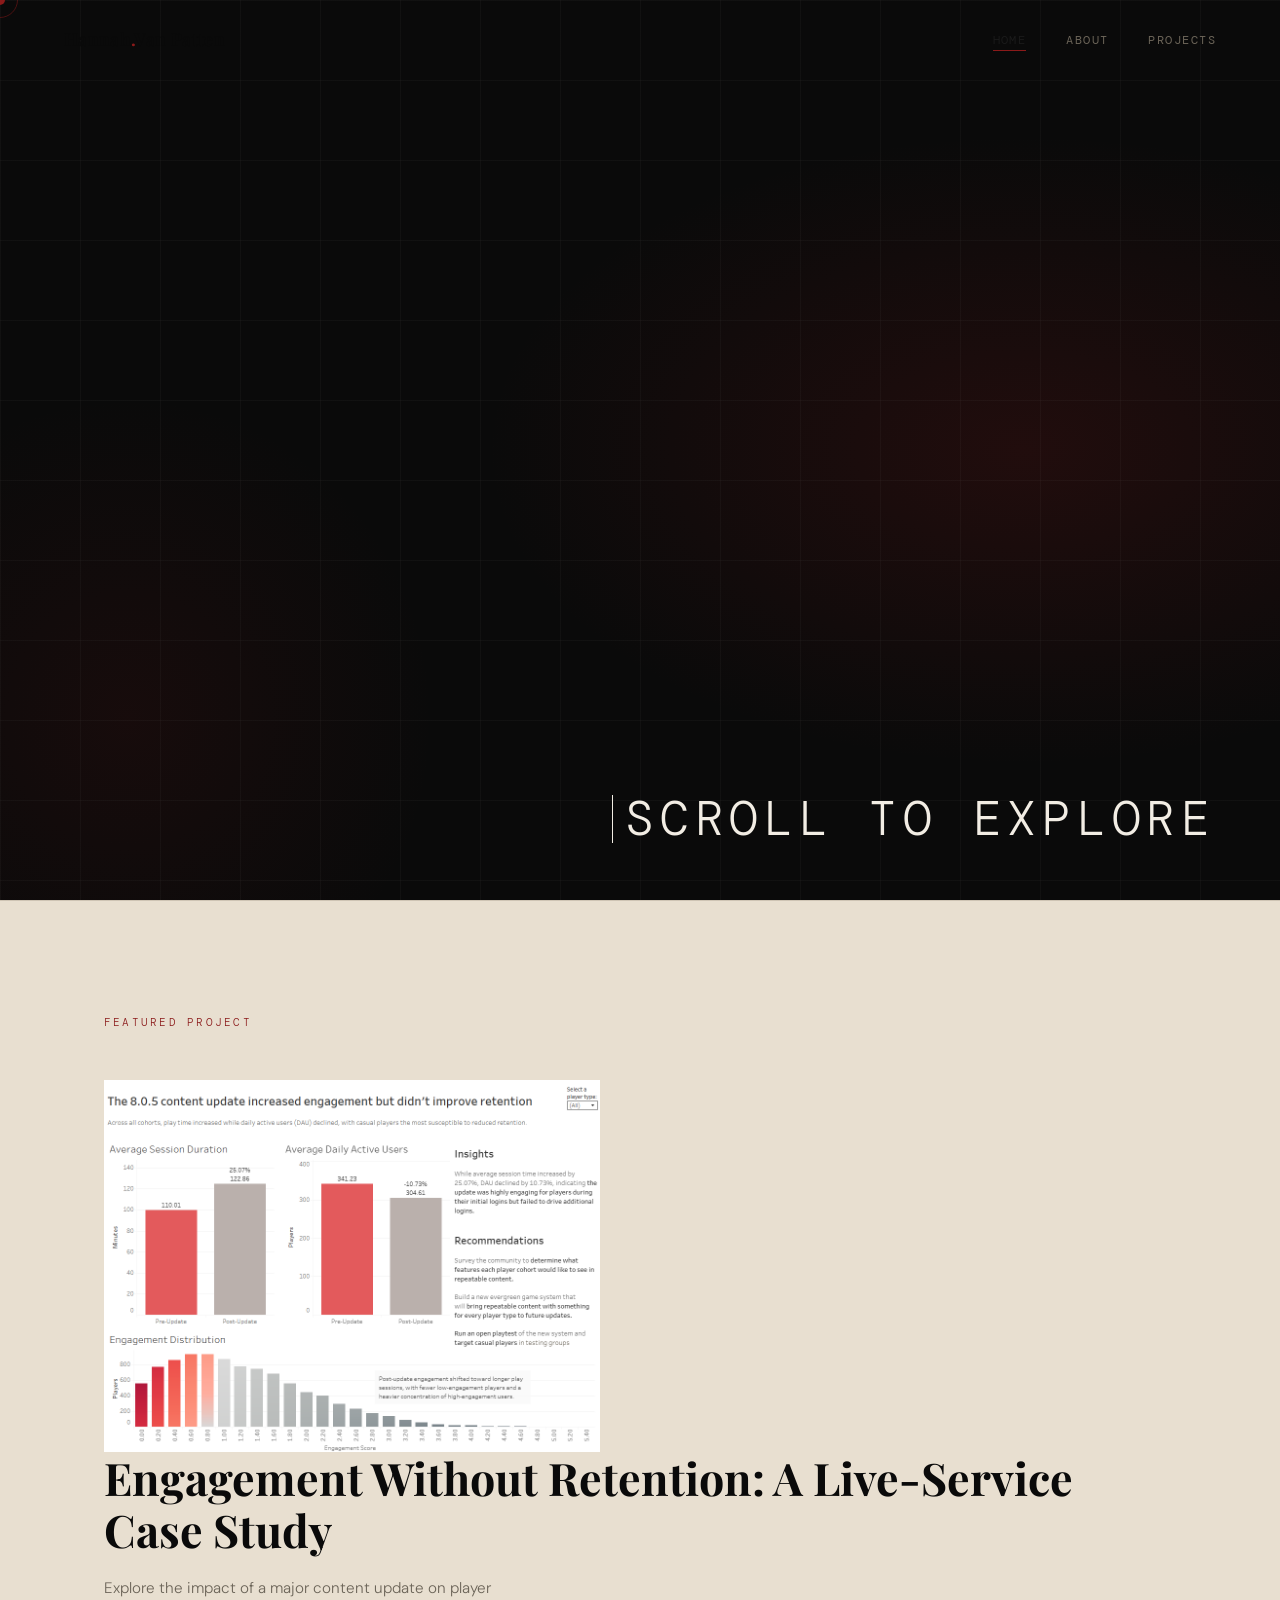
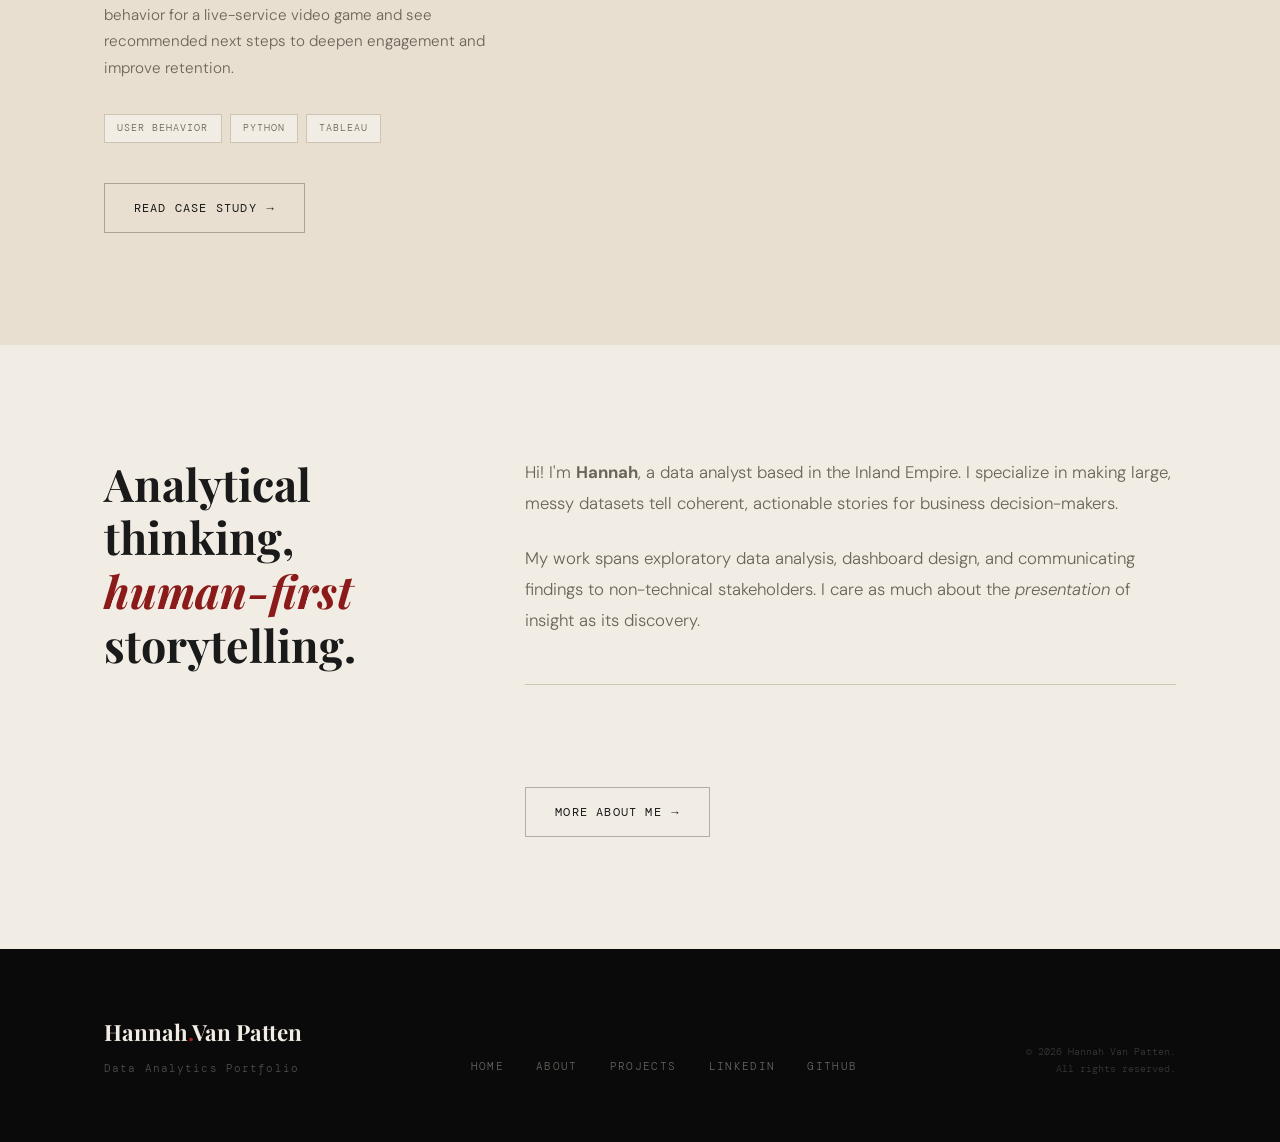
<file: index.html>
<!DOCTYPE html>
<html lang="en">
<head>
  <meta charset="UTF-8" />
  <meta name="viewport" content="width=device-width, initial-scale=1.0" />
  <title>Hannah Van Patten — Data Analytics Portfolio</title>
  <meta name="description" content="Data analytics portfolio of Hannah Van Patten — 
  turning complex data into clear, actionable insights." />
  <link rel="stylesheet" href="style.css" />

  <!-- Favicon placeholder — replace with your own -->
  <link rel="icon" href="data:image/svg+xml,<svg xmlns='http://www.w3.org/2000/svg' viewBox='0 0 32 32'><rect width='32' height='32' fill='%238B1A1A'/><text y='24' x='6' font-size='20' fill='white' font-family='serif'>A</text></svg>" />
</head>
<body>

  <!-- Custom Cursor -->
  <div class="cursor"     aria-hidden="true"></div>
  <div class="cursor-ring" aria-hidden="true"></div>

  <!-- ── Navigation ── -->
  <nav aria-label="Main navigation">
    <a href="index.html" class="nav-logo">Hannah<span>.</span>Van Patten</a>
    <button class="nav-toggle" aria-label="Toggle menu" aria-expanded="false">
      <span></span><span></span><span></span>
    </button>
    <ul class="nav-links">
      <li><a href="index.html">Home</a></li>
      <li><a href="about.html">About</a></li>
      <li><a href="projects.html">Projects</a></li>
    </ul>
  </nav>

  <!-- ── Hero ── -->
  <section class="hero" aria-labelledby="hero-title">
    <div class="hero-bg"        aria-hidden="true"></div>
    <div class="hero-grid-lines" aria-hidden="true"></div>

    <div class="container">
      <p class="hero-eyebrow">Data Analyst &amp; Visualization Specialist</p>

      <h1 class="hero-title" id="hero-title">
        Turning<br>
        <em>raw data</em><br>
        into clarity.
      </h1>

      <p class="hero-subtitle">
        Insight-driven. Rigorously curious.
      </p>

      <div class="hero-cta-group">
        <!-- Featured project CTA — update href to your first project page -->
        <a href="engagement-retention.html" class="btn btn-primary">
          View Featured Project
          <span class="btn-arrow">→</span>
        </a>

        <div class="hero-featured-label">
          Featured
          <!-- Update this with your featured project name -->
          <strong>Engagement Without Retention: A Live-Service Case Study</strong>
        </div>
      </div>
    </div>

    <p class="hero-scroll-hint">Scroll to explore</p>
  </section>

  <!-- ── Featured Project Strip ── -->
  <section class="featured-strip" aria-labelledby="featured-heading">
    <div class="container">
      <p class="strip-label reveal">Featured Project</p>
      <div class="featured-card">
        <!-- Visual block — replace with a screenshot or keep as decorative -->
        <div class="featured-card-visual reveal">
          <img src="eng-ret-dashboard-screenshot.png"</img>
          <!--<div class="featured-card-visual-inner"></div>-->
        </div>
      </div>

        <div class="featured-card-info reveal reveal-delay-1">
          <!-- Update category, title, description, tags, and link -->
          <h2 class="featured-title" id="featured-heading">
            Engagement Without Retention: A Live-Service Case Study
          </h2>
          <p class="featured-desc">
            Explore the impact of a major content update on player behavior for a 
            live-service video game and see recommended next steps to deepen 
            engagement and improve retention.
          </p>
          <div class="featured-tags">
            <span class="tag">user behavior</span>
            <span class="tag">Python</span>
            <span class="tag">Tableau</span>
          </div>
          <a href="engagement-retention.html" class="btn btn-outline-dark">
            Read Case Study <span class="btn-arrow">→</span>
          </a>
        </div>
      </div>
    </div>
  </section>

  <!-- ── Intro / About Teaser ── -->
  <section class="intro-strip" aria-label="About teaser">
    <div class="container">
      <div class="intro-grid">
        <div class="intro-heading reveal">
          Analytical<br>
          thinking,<br>
          <em>human-first</em><br>
          storytelling.
        </div>

        <div class="intro-body">
          <p class="reveal reveal-delay-1">
            Hi! I'm <strong>Hannah</strong>, a data analyst based in
            the Inland Empire. I specialize in making large, messy datasets tell
            coherent, actionable stories for business decision-makers.
          </p>
          <p class="reveal reveal-delay-2">
            My work spans exploratory data analysis,
            dashboard design, and communicating findings to non-technical
            stakeholders. I care as much about the <em>presentation</em> of
            insight as its discovery.
          </p>

          <div class="intro-stats reveal reveal-delay-3">
            <!-- Update these numbers to reflect your actual experience -->
            <!--<div>
              <div class="stat-number">5+</div>
              <div class="stat-label">Years experience</div>
            </div>-->
            <!--<div>
              <div class="stat-number">20+</div>
              <div class="stat-label">Projects completed</div>
            </div>-->
            <!--<div>
              <div class="stat-number">3</div>
              <div class="stat-label">Industries served</div>
            </div>-->
          </div>

          <br><br>
          <a href="about.html" class="btn btn-outline-dark reveal reveal-delay-3">
            More about me <span class="btn-arrow">→</span>
          </a>
        </div>
      </div>
    </div>
  </section>

  <!-- ── Footer ── -->
  <footer>
    <div class="container">
      <div class="footer-inner">
        <div>
          <div class="footer-logo">Hannah<span>.</span>Van Patten</div>
          <div class="footer-tagline">Data Analytics Portfolio</div>
        </div>

        <ul class="footer-links">
          <li><a href="index.html">Home</a></li>
          <li><a href="about.html">About</a></li>
          <li><a href="projects.html">Projects</a></li>
          <!-- Update href with your actual LinkedIn / GitHub URLs -->
          <li><a href="https://www.linkedin.com/in/hannah-van-patten-51032815b/" target="_blank" rel="noopener">LinkedIn</a></li>
          <li><a href="https://github.com/hannahvanpatten" target="_blank" rel="noopener">GitHub</a></li>
        </ul>

        <div class="footer-copy">
          &copy; <span class="footer-year"></span> Hannah Van Patten.<br>All rights reserved.
        </div>
      </div>
    </div>
  </footer>

  <script src="main.js"></script>
</body>
</html>
</file>
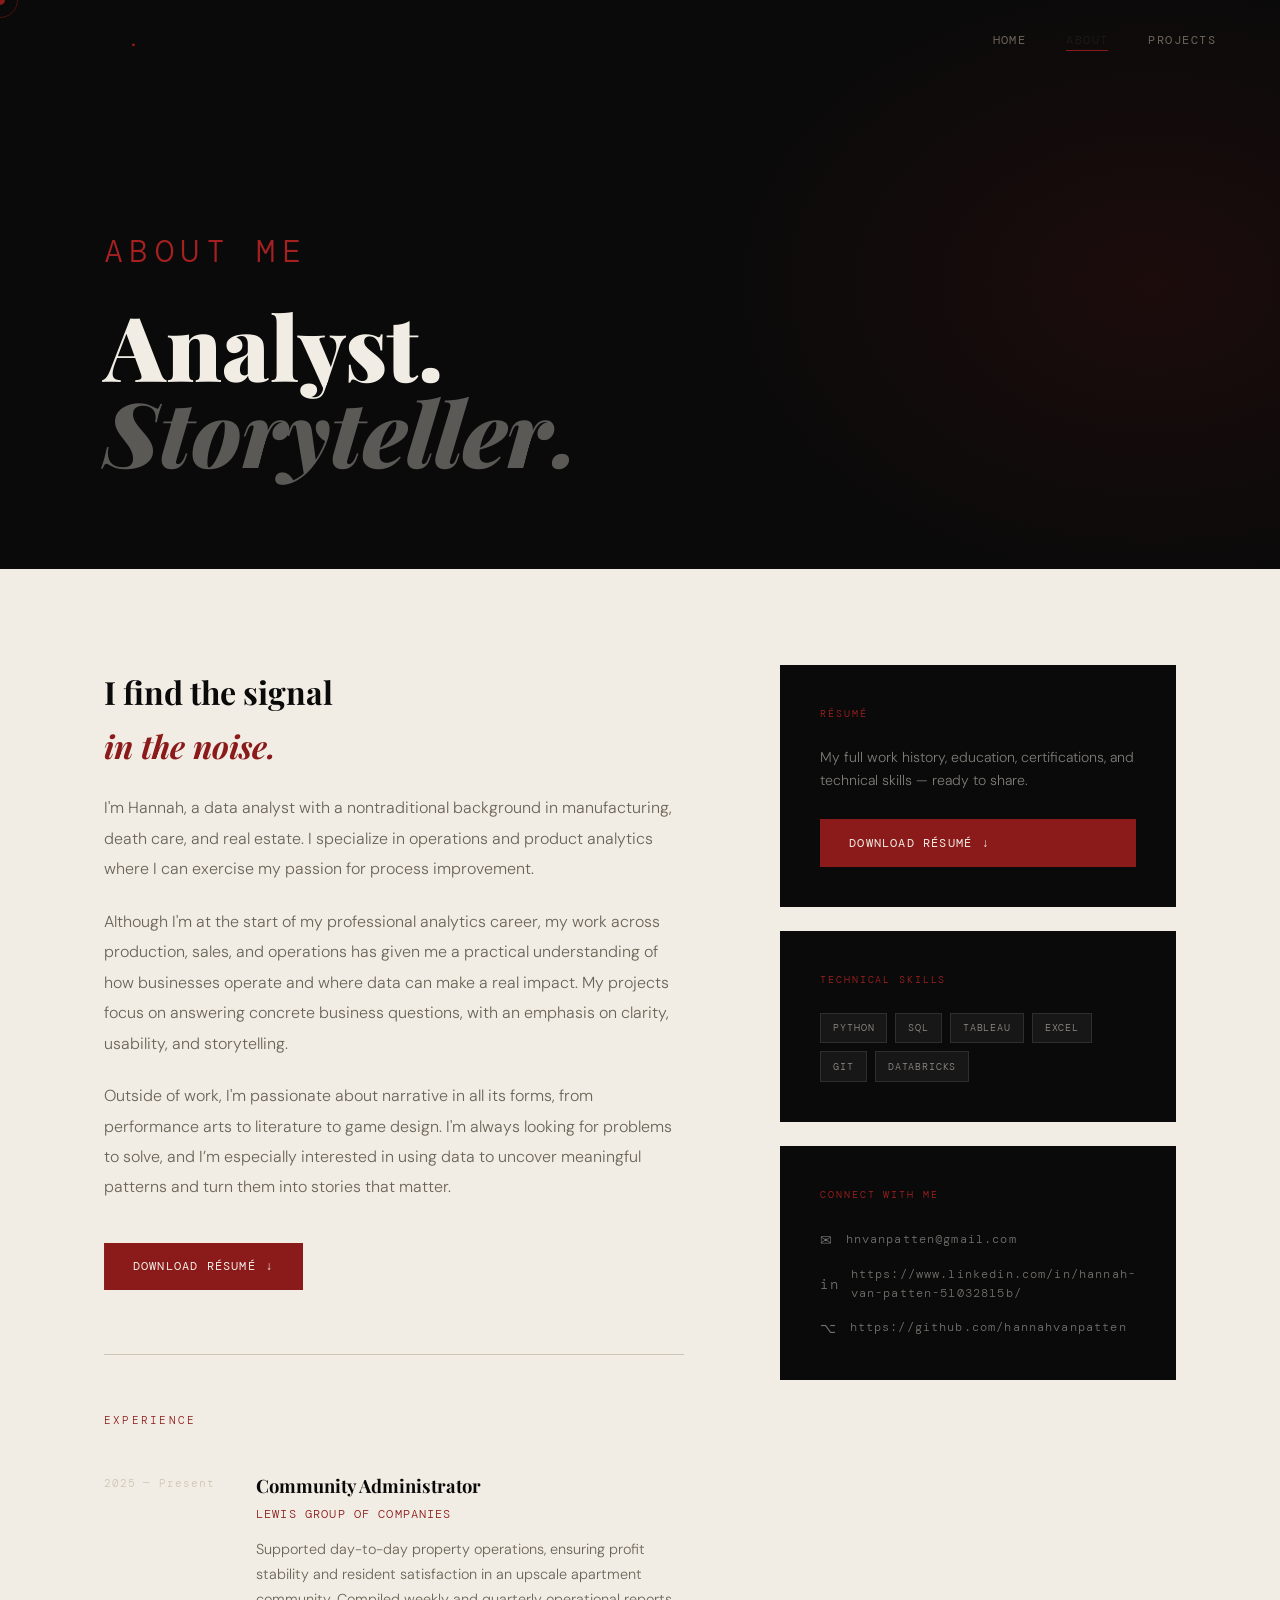
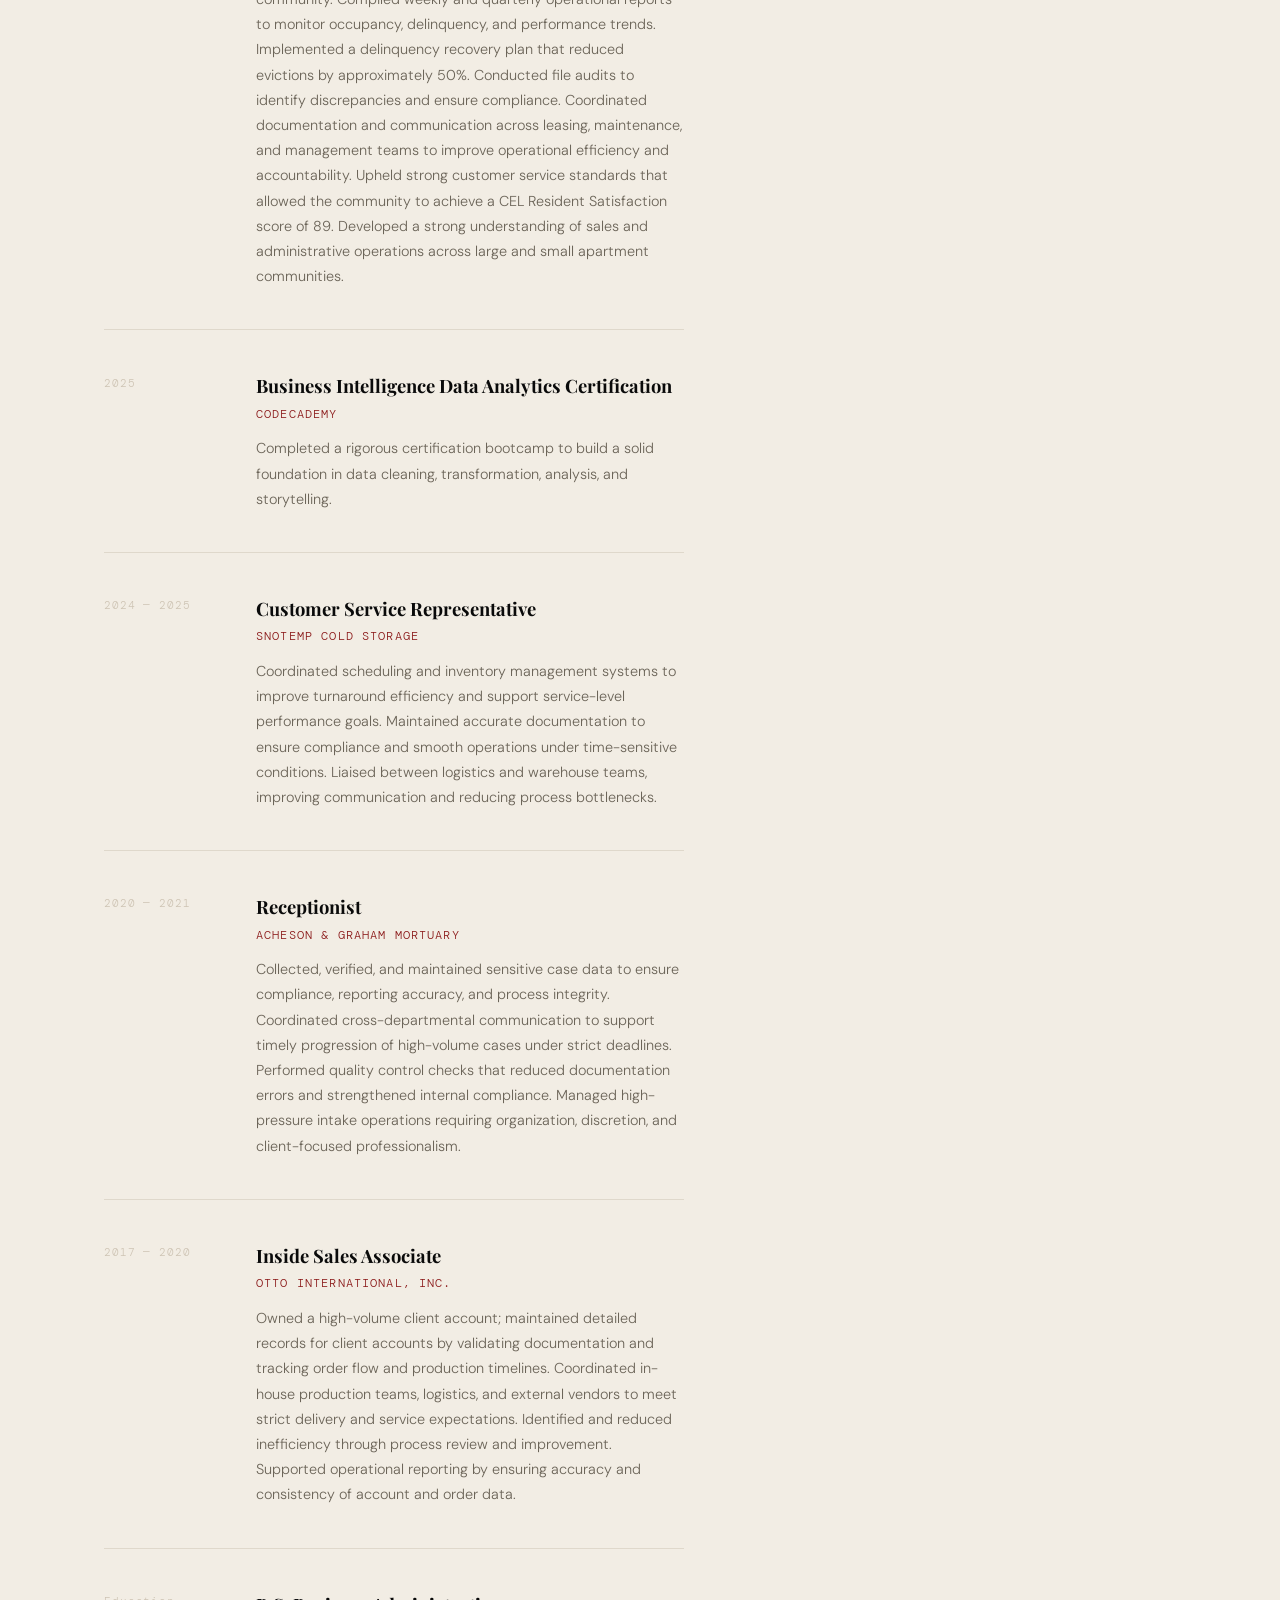
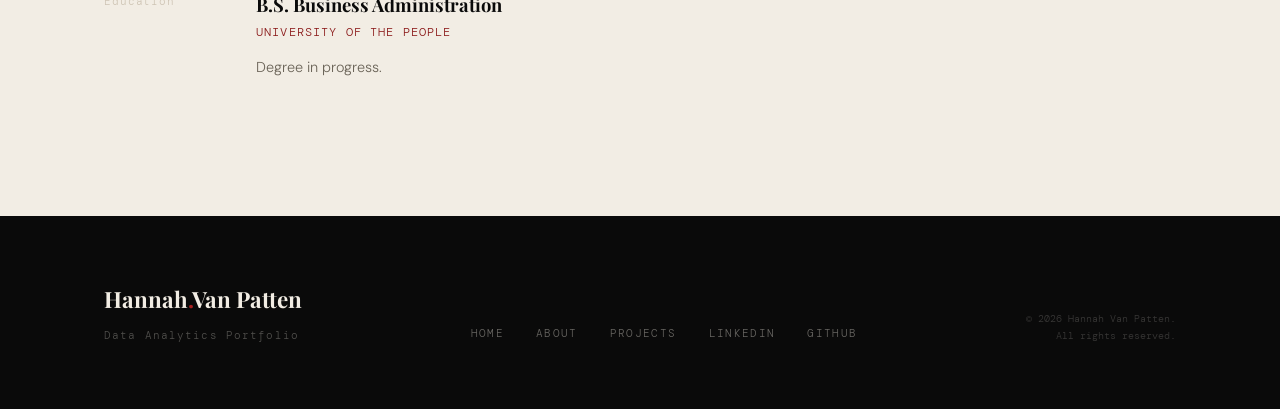
<file: about.html>
<!DOCTYPE html>
<html lang="en">
<head>
  <meta charset="UTF-8" />
  <meta name="viewport" content="width=device-width, initial-scale=1.0" />
  <title>About — Hannah</title>
  <meta name="description" content="Professional background, experience, and skills of Hannah Van Patten, data analyst." />
  <link rel="stylesheet" href="style.css" />
  <link rel="icon" href="data:image/svg+xml,<svg xmlns='http://www.w3.org/2000/svg' viewBox='0 0 32 32'><rect width='32' height='32' fill='%238B1A1A'/><text y='24' x='6' font-size='20' fill='white' font-family='serif'>A</text></svg>" />
</head>
<body>

  <div class="cursor"      aria-hidden="true"></div>
  <div class="cursor-ring" aria-hidden="true"></div>

  <!-- ── Navigation ── -->
  <nav aria-label="Main navigation">
    <a href="index.html" class="nav-logo">Hannah<span>.</span>Van Patten</a>
    <button class="nav-toggle" aria-label="Toggle menu" aria-expanded="false">
      <span></span><span></span><span></span>
    </button>
    <ul class="nav-links">
      <li><a href="index.html">Home</a></li>
      <li><a href="about.html">About</a></li>
      <li><a href="projects.html">Projects</a></li>
    </ul>
  </nav>

  <!-- ── Page Hero ── -->
  <section class="page-hero" aria-labelledby="about-title">
    <div class="container">
      <p class="page-hero-label">About me</p>
      <h1 class="page-hero-title" id="about-title">
        Analyst.<br>
        <em>Storyteller.</em>
      </h1>
    </div>
  </section>

  <!-- ── Body ── -->
  <section class="about-body">
    <div class="container">
      <div class="about-grid">

        <!-- Main content -->
        <div>
          <div class="about-text">
            <h2>I find the signal<br><em>in the noise.</em></h2>

            <!-- ── EDIT YOUR BIO BELOW ── -->
            <p>
              I'm Hannah, a data analyst with a nontraditional background in 
              manufacturing, death care, and real estate. I specialize in 
              operations and product analytics where I can exercise my passion for 
              process improvement.
            </p>
            <p>
              Although I'm at the start of my professional analytics career, my work 
              across production, sales, and operations has given me a practical 
              understanding of how businesses operate and where data can make a real 
              impact. My projects focus on answering concrete business questions, 
              with an emphasis on clarity, usability, and storytelling.
            </p>
            <p>
              Outside of work, I'm passionate about narrative in all its forms, from 
              performance arts to literature to game design. I'm always looking for 
              problems to solve, and I’m especially interested in using data to 
              uncover meaningful patterns and turn them into stories that matter.
            </p>
            <!-- ── END BIO ── -->

            <!-- Resume download button — replace resume.pdf with your actual file -->
            <a href="Hannah-Van-Patten-resume-v4.docx" download class="btn btn-primary">
              Download Résumé
              <span class="btn-arrow">↓</span>
            </a>
          </div>

          <!-- Experience Timeline -->
          <div class="timeline reveal">
            <p class="timeline-label">Experience</p>

            <!-- ── EDIT EACH ROLE BELOW ── -->

            <div class="timeline-item">
              <div class="timeline-year">2025 — Present</div>
              <div>
                <div class="timeline-role">Community Administrator</div>
                <div class="timeline-company">Lewis Group of Companies</div>
                <p class="timeline-desc">
                  Supported day-to-day property operations, ensuring profit stability and resident 
                  satisfaction in an upscale apartment community. Compiled weekly and quarterly 
                  operational reports to monitor occupancy, delinquency, and performance trends. 
                  Implemented a delinquency recovery plan that reduced evictions by approximately 
                  50%. Conducted file audits to identify discrepancies and ensure compliance. 
                  Coordinated documentation and communication across leasing, maintenance, and 
                  management teams to improve operational efficiency and accountability. Upheld 
                  strong customer service standards that allowed the community to achieve a CEL 
                  Resident Satisfaction score of 89. Developed a strong understanding of sales and 
                  administrative operations across large and small apartment communities.
                </p>
              </div>
            </div>

            <div class="timeline-item">
              <div class="timeline-year">2025</div>
              <div>
                <div class="timeline-role">Business Intelligence Data Analytics Certification</div>
                <div class="timeline-company">Codecademy</div>
                <p class="timeline-desc">
                  Completed a rigorous certification bootcamp to build a solid foundation 
                  in data cleaning, transformation, analysis, and storytelling.
                </p>
              </div>
            </div>

            <div class="timeline-item">
              <div class="timeline-year">2024 — 2025</div>
              <div>
                <div class="timeline-role">Customer Service Representative</div>
                <div class="timeline-company">SnoTemp Cold Storage</div>
                <p class="timeline-desc">
                  Coordinated scheduling and inventory management systems to improve 
                  turnaround efficiency and support service-level performance goals. 
                  Maintained accurate documentation to ensure compliance and smooth 
                  operations under time-sensitive conditions. Liaised between logistics 
                  and warehouse teams, improving communication and reducing process 
                  bottlenecks.
                </p>
              </div>
            </div>

            <div class="timeline-item">
              <div class="timeline-year">2020 — 2021</div>
              <div>
                <div class="timeline-role">Receptionist</div>
                <div class="timeline-company">Acheson &amp; Graham Mortuary</div>
                <p class="timeline-desc">
                  Collected, verified, and maintained sensitive case data to ensure 
                  compliance, reporting accuracy, and process integrity. Coordinated 
                  cross-departmental communication to support timely progression of 
                  high-volume cases under strict deadlines. Performed quality control 
                  checks that reduced documentation errors and strengthened internal 
                  compliance. Managed high-pressure intake operations requiring 
                  organization, discretion, and client-focused professionalism.
                </p>
              </div>
            </div>

            <div class="timeline-item">
              <div class="timeline-year">2017 — 2020</div>
              <div>
                <div class="timeline-role">Inside Sales Associate</div>
                <div class="timeline-company">Otto International, Inc.</div>
                <p class="timeline-desc">
                  Owned a high-volume client account; maintained detailed records for 
                  client accounts by validating documentation and tracking order flow 
                  and production timelines. Coordinated in-house production teams, 
                  logistics, and external vendors to meet strict delivery and service 
                  expectations. Identified and reduced inefficiency through process 
                  review and improvement. Supported operational reporting by ensuring 
                  accuracy and consistency of account and order data.
                </p>
              </div>
            </div>

            <div class="timeline-item">
              <div class="timeline-year">Education</div>
              <div>
                <div class="timeline-role">B.S. Business Administration</div>
                <div class="timeline-company">University of the People</div>
                <p class="timeline-desc">
                  Degree in progress.
                </p>
              </div>
            </div>

            <!-- ── END EXPERIENCE ── -->
          </div>
        </div>

        <!-- Sidebar -->
        <aside class="about-sidebar" aria-label="Skills and contact">

          <!-- Resume Card -->
          <div class="sidebar-card reveal">
            <p class="sidebar-card-label">Résumé</p>
            <div class="resume-download">
              <p>
                My full work history, education, certifications, and
                technical skills — ready to share.
              </p>
              <!-- Replace resume.pdf with your actual file -->
              <a href="Hannah-Van-Patten-resume-v4.docx" download class="btn btn-primary">
                Download Résumé <span class="btn-arrow">↓</span>
              </a>
            </div>
          </div>

          <!-- Skills Card -->
          <div class="sidebar-card reveal reveal-delay-1">
            <p class="sidebar-card-label">Technical Skills</p>
            <div class="skills-list">
              <!-- ── UPDATE YOUR SKILLS ── -->
              <span class="skill-chip">Python</span>
              <span class="skill-chip">SQL</span>
              <span class="skill-chip">Tableau</span>
              <span class="skill-chip">Excel</span>
              <span class="skill-chip">Git</span>
              <span class="skill-chip">Databricks</span>
            </div>
          </div>

          <!-- Connect Card -->
          <div class="sidebar-card reveal reveal-delay-2">
            <p class="sidebar-card-label">Connect With Me</p>
            <div class="connect-links">
              <!-- ── UPDATE YOUR LINKS ── -->
              <a href="mailto:hnvanpatten@gmail.com" class="connect-link">
                <span>✉</span> hnvanpatten@gmail.com
              </a>
              <a href="https://www.linkedin.com/in/hannah-van-patten-51032815b/" target="_blank" rel="noopener" class="connect-link">
                <span>in</span> https://www.linkedin.com/in/hannah-van-patten-51032815b/
              </a>
              <a href="https://github.com/hannahvanpatten" target="_blank" rel="noopener" class="connect-link">
                <span>⌥</span> https://github.com/hannahvanpatten
              </a>
            </div>
          </div>

        </aside>
      </div>
    </div>
  </section>

  <!-- ── Footer ── -->
  <footer>
    <div class="container">
      <div class="footer-inner">
        <div>
          <div class="footer-logo">Hannah<span>.</span>Van Patten</div>
          <div class="footer-tagline">Data Analytics Portfolio</div>
        </div>
        <ul class="footer-links">
          <li><a href="index.html">Home</a></li>
          <li><a href="about.html">About</a></li>
          <li><a href="projects.html">Projects</a></li>
          <li><a href="https://www.linkedin.com/in/hannah-van-patten-51032815b/" target="_blank" rel="noopener">LinkedIn</a></li>
          <li><a href="https://github.com/hannahvanpatten" target="_blank" rel="noopener">GitHub</a></li>
        </ul>
        <div class="footer-copy">
          &copy; <span class="footer-year"></span> Hannah Van Patten.<br>All rights reserved.
        </div>
      </div>
    </div>
  </footer>

  <script src="main.js"></script>
</body>
</html>
</file>
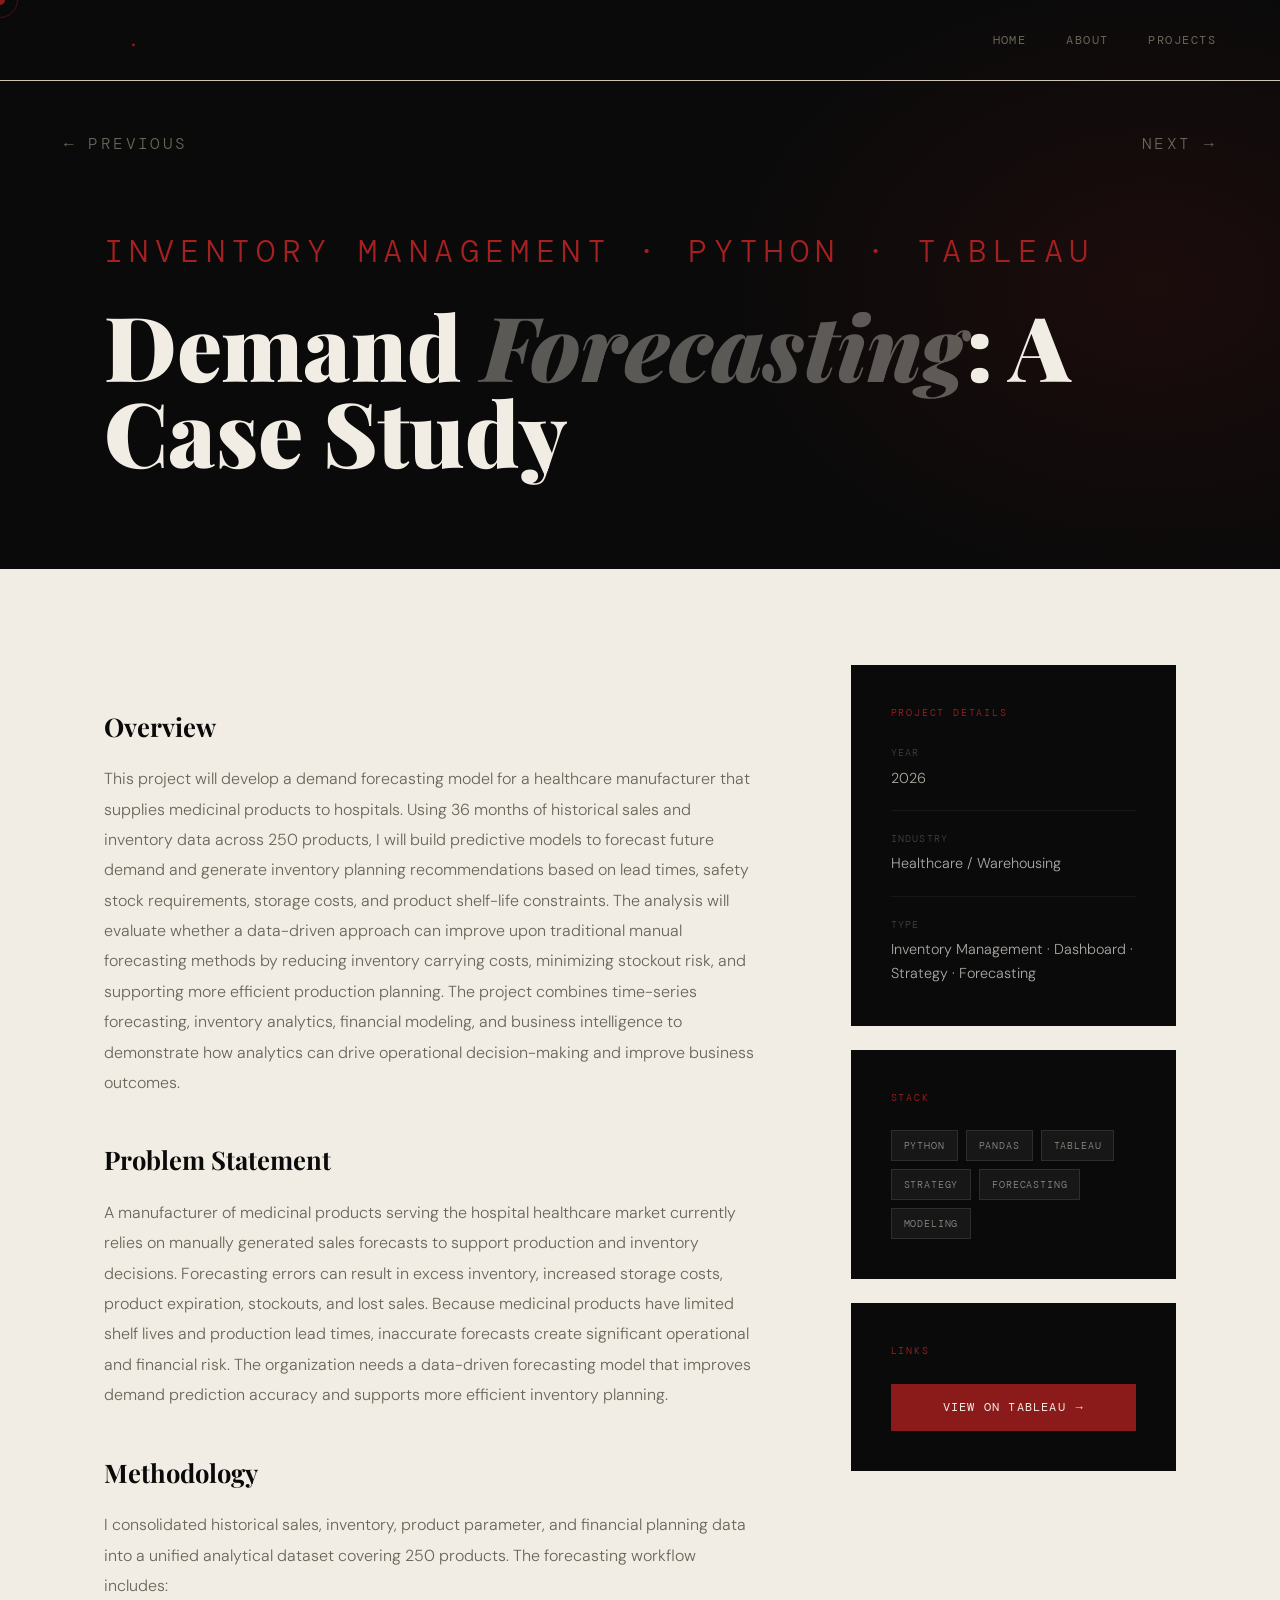
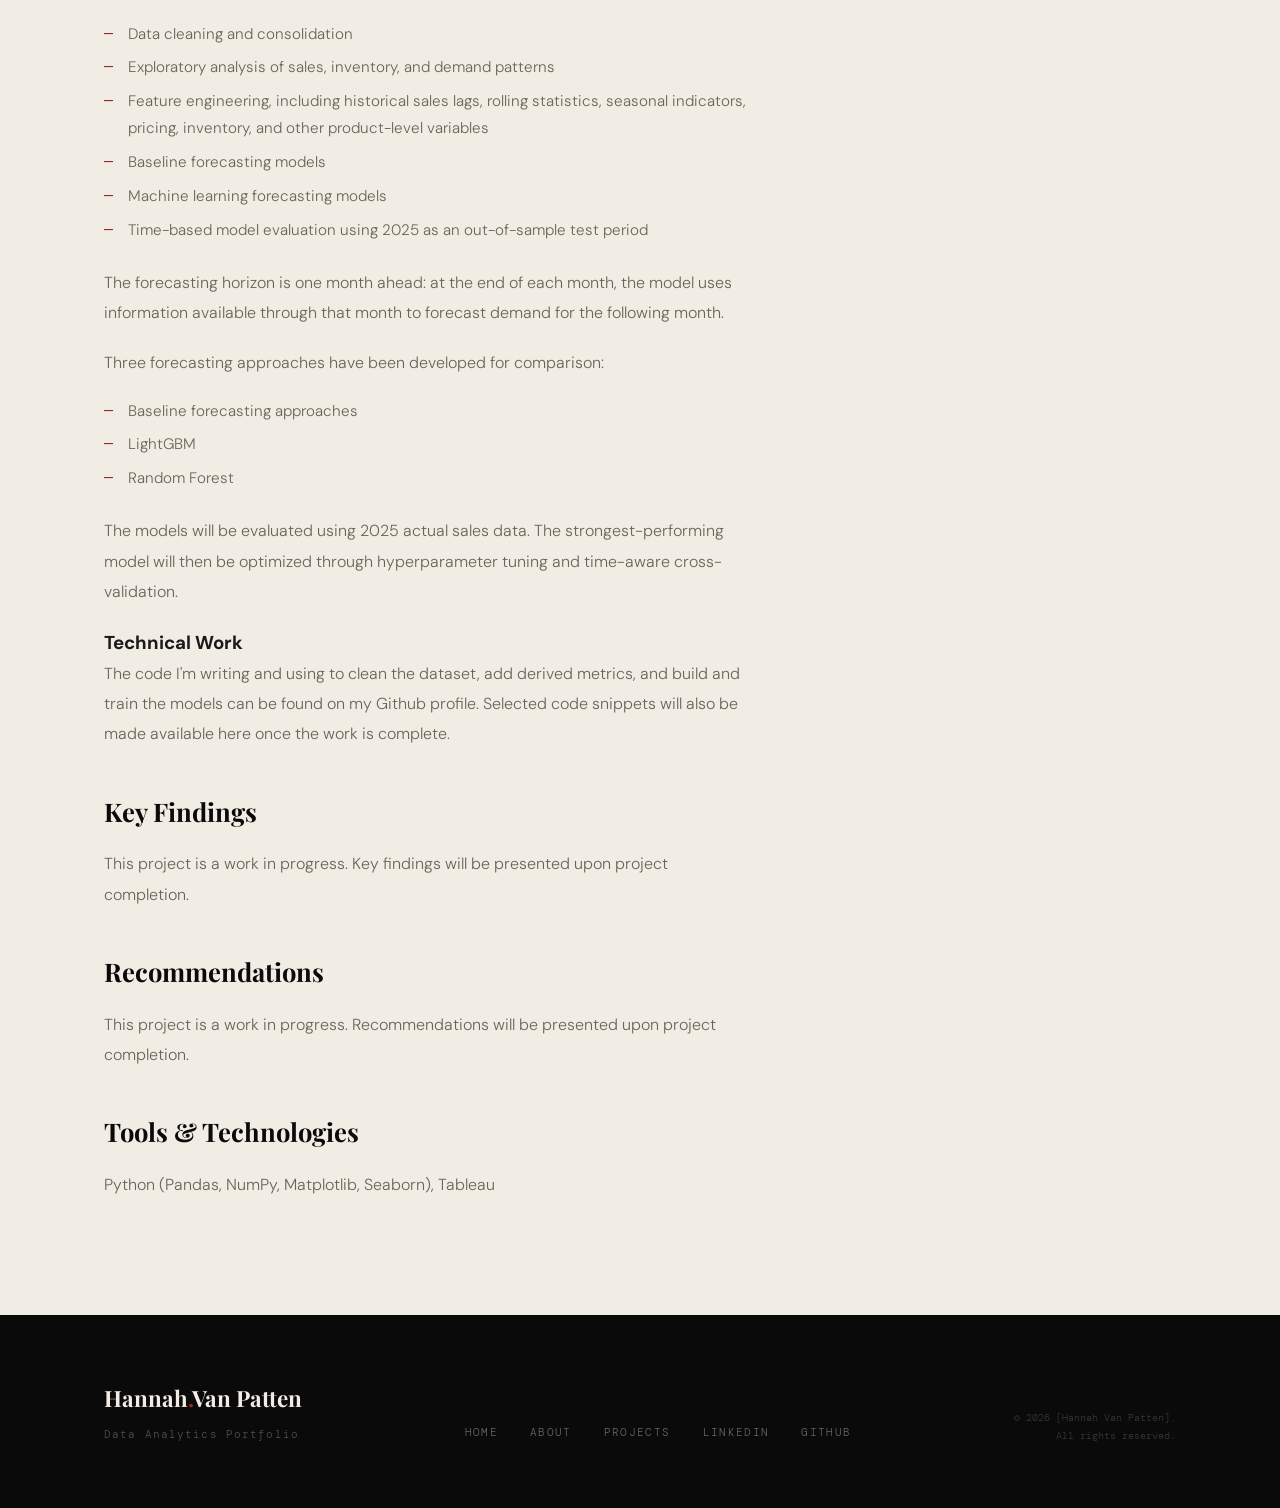
<file: demand-forecasting.html>
<!DOCTYPE html>
<html lang="en">
<head>
  <meta charset="UTF-8" />
  <meta name="viewport" content="width=device-width, initial-scale=1.0" />
  <!-- ── UPDATE: page title ── -->
  <title>Demand Forecasting — Hannah Van Patten</title>
  <meta name="description" content="Case study: Demand Forecasting." />
  <link rel="stylesheet" href="style.css" />
  <link rel="icon" href="data:image/svg+xml,<svg xmlns='http://www.w3.org/2000/svg' viewBox='0 0 32 32'><rect width='32' height='32' fill='%238B1A1A'/><text y='24' x='6' font-size='20' fill='white' font-family='serif'>A</text></svg>" />
</head>
<body>

  <div class="cursor"      aria-hidden="true"></div>
  <div class="cursor-ring" aria-hidden="true"></div>

  <!-- ── Navigation ── -->
  <nav aria-label="Main navigation">
    <a href="index.html" class="nav-logo">Hannah<span>.</span>Van Patten</a>
    <button class="nav-toggle" aria-label="Toggle menu" aria-expanded="false">
      <span></span><span></span><span></span>
    </button>
    <ul class="nav-links">
      <li><a href="index.html">Home</a></li>
      <li><a href="about.html">About</a></li>
      <li><a href="projects.html">Projects</a></li>
    </ul>
  </nav>

  <!-- ── Page Hero ── -->
  <section class="page-hero" aria-labelledby="project-title">
    <div class="container">
      <!-- ── UPDATE: category label ── -->
      <p class="page-hero-label">Inventory Management · Python · Tableau</p>
      <!-- ── UPDATE: project title ── -->
      <h1 class="page-hero-title" id="project-title">
        Demand <em>Forecasting</em>: A Case Study
      </h1>
    </div>
  </section>

  <!-- ── Project Body ── -->
  <section class="project-detail-body">
    <div class="container">
      <div class="project-detail-grid">

        <!-- Main content -->
        <article class="project-detail-main">

          <!-- ── UPDATE: hero visual — replace with a real screenshot if available ── -->
          <div class="project-visual-block">
            <div class="project-visual-block-inner">
            </div>
            <!-- INSERT TABLEAU EMBED HERE -->
          </div>

          <h2>Overview</h2>
          <p>
            This project will develop a demand forecasting model for a healthcare manufacturer 
            that supplies medicinal products to hospitals. Using 36 months of historical sales and inventory data across 250 products, 
            I will build predictive models to forecast future demand and generate inventory planning recommendations based on lead times, 
            safety stock requirements, storage costs, and product shelf-life constraints. The analysis will evaluate whether a data-driven 
            approach can improve upon traditional manual forecasting methods by reducing inventory carrying costs, minimizing stockout 
            risk, and supporting more efficient production planning. The project combines time-series forecasting, inventory analytics, 
            financial modeling, and business intelligence to demonstrate how analytics can drive operational decision-making and improve 
            business outcomes.
          </p>

          <h2>Problem Statement</h2>
          <p>
            A manufacturer of medicinal products serving the hospital healthcare market currently relies on manually generated sales 
            forecasts to support production and inventory decisions. Forecasting errors can result in excess inventory, increased storage 
            costs, product expiration, stockouts, and lost sales. Because medicinal products have limited shelf lives and production 
            lead times, inaccurate forecasts create significant operational and financial risk. The organization needs a data-driven 
            forecasting model that improves demand prediction accuracy and supports more efficient inventory 
            planning.
          </p>

          <h2>Methodology</h2>
          <p>
            I consolidated historical sales, inventory, product parameter, and financial planning data into a unified analytical dataset covering 250 products.
            The forecasting workflow includes:
            <ul>
              <li>Data cleaning and consolidation</li>
              <li>Exploratory analysis of sales, inventory, and demand patterns</li>
              <li>Feature engineering, including historical sales lags, rolling statistics, seasonal indicators, pricing, inventory, and other product-level variables</li>
              <li>Baseline forecasting models</li>
              <li>Machine learning forecasting models</li>
              <li>Time-based model evaluation using 2025 as an out-of-sample test period</li>
            </ul>
          </p>
          <p>The forecasting horizon is one month ahead: at the end of each month, the model uses information available through that month to forecast demand for the following month.</p>
          <p>Three forecasting approaches have been developed for comparison:
            <ul>
              <li>Baseline forecasting approaches</li>
              <li>LightGBM</li>
              <li>Random Forest</li>
            </ul>
          </p>
          <p>The models will be evaluated using 2025 actual sales data. The strongest-performing model will then be optimized through hyperparameter tuning and time-aware cross-validation.</p>

          <h3>Technical Work</h3>
          <p>
            The code I'm writing and using to clean the dataset, add derived metrics, and build and train the models can be found on my 
            Github profile. Selected code snippets will also be made available here once the work is complete.
          </p>

          <!-- Image carousel - UPDATE JS FILE AND THE CLASSES BELOW TO CREATE A NEW IMAGE CAROUSEL FOR THIS PROJECT-->
          <!--<div class="project-visual-block">
            <div class="carousel-container">
              <div class="carousel-wrapper">
                <div class="carousel-inner" id="carouselInner">

                </div>
              </div>
              <div class="carousel-controls">
                <button id="prevBtn" onclick="previousSlide()">← Previous</button>
                <div class="carousel-indicator" id="indicatorContainer"></div>
                <button id="nextBtn" onclick="nextSlide()">Next →</button>
              </div>
              <div style="text-align: center; padding: 8px; font-size: 12px; color: #999;">
                <span class="slide-counter"><span id="currentSlide">1</span> / <span id="totalSlides">0</span></span>
              </div>
            </div>
          </div> -->

          <h2>Key Findings</h2>
          <p>
            <!-- Introduce the findings: -->This project is a work in progress. Key findings will be presented upon project completion.
          </p>
          <ul>
            <!-- List the findings in terms of actual numbers-->
          </ul>
          <p>
            <!-- Summarize the findings. -->
          </p>

          <h2>Recommendations</h2>
          <p>
            <!--Summarize what needs to be done-->This project is a work in progress. Recommendations will be presented upon project completion.
          </p>
          <ul>
            <!-- List actions that should be taken to accomplish the task above. -->
          </ul>

          <h2>Tools &amp; Technologies</h2>
          <p>
            Python (Pandas, NumPy, Matplotlib, Seaborn), 
            Tableau
          </p>

          <!-- ── PROJECT NAVIGATION ── -->
          <nav class="nav-projects" aria-label="Adjacent projects">
            <div class="nav-project-item">
              <p class="nav-project-dir">← Previous</p>
              <!-- Update href and name -->
              <a href="#" class="nav-project-name"></a>
            </div>
            <div class="nav-project-item" style="text-align:right;">
              <p class="nav-project-dir">Next →</p>
              <!-- Update href and name -->
              <a href="#" class="nav-project-name"></a>
            </div>
          </nav>

        </article>

        <!-- Sidebar -->
        <aside aria-label="Project metadata">
          <div class="project-sidebar-sticky">

            <div class="project-meta-block reveal">
              <p class="project-meta-label">Project Details</p>

              <!-- ── UPDATE each meta row ── -->
              <div class="meta-row">
                <span class="meta-key">Year</span>
                <span class="meta-value">2026</span>
              </div>
              <!--<div class="meta-row">
                <span class="meta-key">Role</span>
                <span class="meta-value">Lead Analyst</span>
              </div>-->
              <div class="meta-row">
                <span class="meta-key">Industry</span>
                <span class="meta-value">Healthcare / Warehousing</span>
              </div>
              <!--<div class="meta-row">
                <span class="meta-key">Duration</span>
                <span class="meta-value">10 weeks</span>
              </div>-->
              <div class="meta-row">
                <span class="meta-key">Type</span>
                <span class="meta-value">Inventory Management · Dashboard · Strategy · Forecasting</span>
              </div>
            </div>

            <div class="project-meta-block reveal reveal-delay-1">
              <p class="project-meta-label">Stack</p>
              <div class="skills-list">
                <span class="skill-chip">Python</span>
                <span class="skill-chip">Pandas</span>
                <span class="skill-chip">Tableau</span>
                <span class="skill-chip">Strategy</span>
                <span class="skill-chip">Forecasting</span>
                <span class="skill-chip">Modeling</span>
              </div>
            </div>

            <!-- Optional: link to live demo or GitHub repo -->
            <div class="project-meta-block reveal reveal-delay-2">
              <p class="project-meta-label">Links</p>
              <div style="display:flex; flex-direction:column; gap:0.75rem; margin-top:0.25rem;">
                <!-- Remove or update these as appropriate -->
                <a href="#" target="_blank" rel="noopener" class="btn btn-primary" style="justify-content:center;">
                  View on Tableau <span class="btn-arrow">→</span>
                </a>
                <!--<a href="#" target="_blank" rel="noopener" class="btn btn-outline" style="justify-content:center;">
                  Live Dashboard <span class="btn-arrow">→</span>
                </a>-->
              </div>
            </div>

          </div>
        </aside>

      </div>
    </div>
  </section>

  <!-- ── Footer ── -->
  <footer>
    <div class="container">
      <div class="footer-inner">
        <div>
          <div class="footer-logo">Hannah<span>.</span>Van Patten</div>
          <div class="footer-tagline">Data Analytics Portfolio</div>
        </div>
        <ul class="footer-links">
          <li><a href="index.html">Home</a></li>
          <li><a href="about.html">About</a></li>
          <li><a href="projects.html">Projects</a></li>
          <li><a href="https://www.linkedin.com/in/hannah-van-patten-51032815b/" target="_blank" rel="noopener">LinkedIn</a></li>
          <li><a href="https://github.com/hannahvanpatten" target="_blank" rel="noopener">GitHub</a></li>
        </ul>
        <div class="footer-copy">
          &copy; <span class="footer-year"></span> [Hannah Van Patten].<br>All rights reserved.
        </div>
      </div>
    </div>
  </footer>

  <script src="main.js"></script>
</body>
</html>
</file>
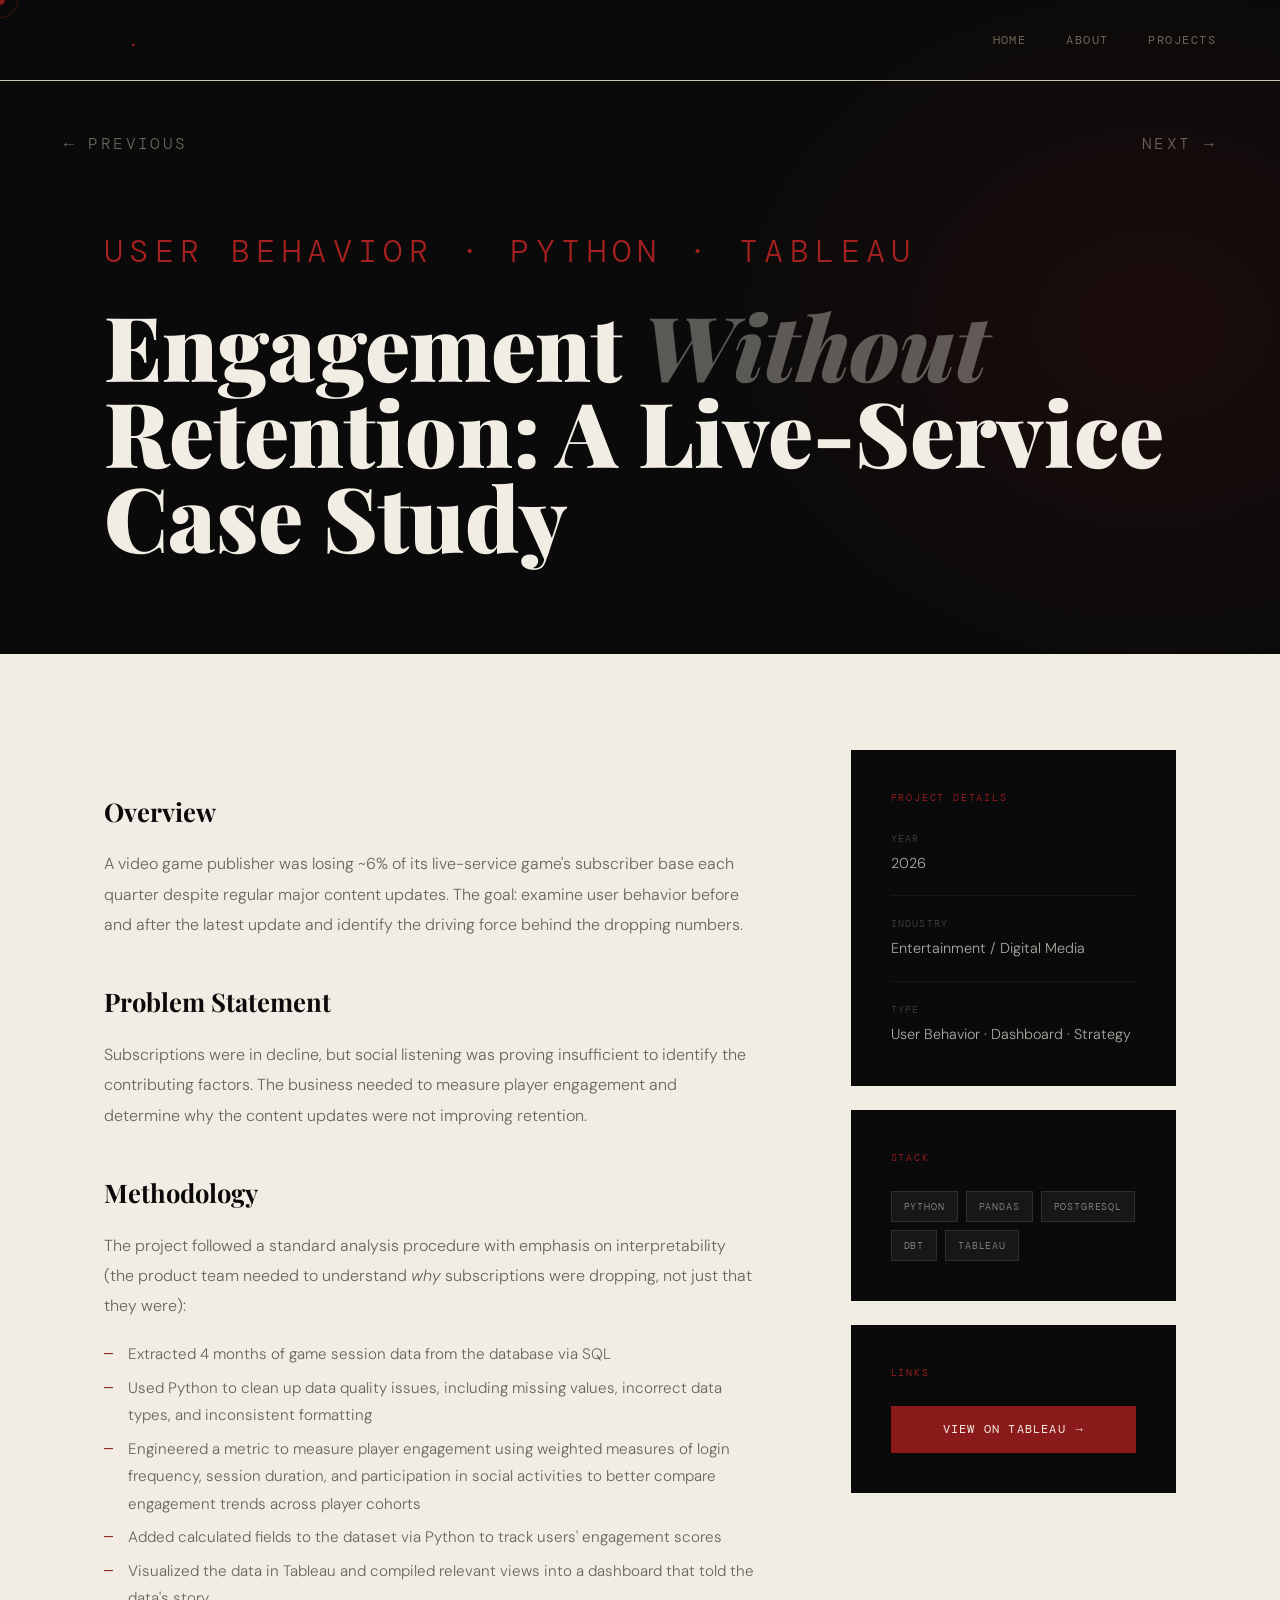
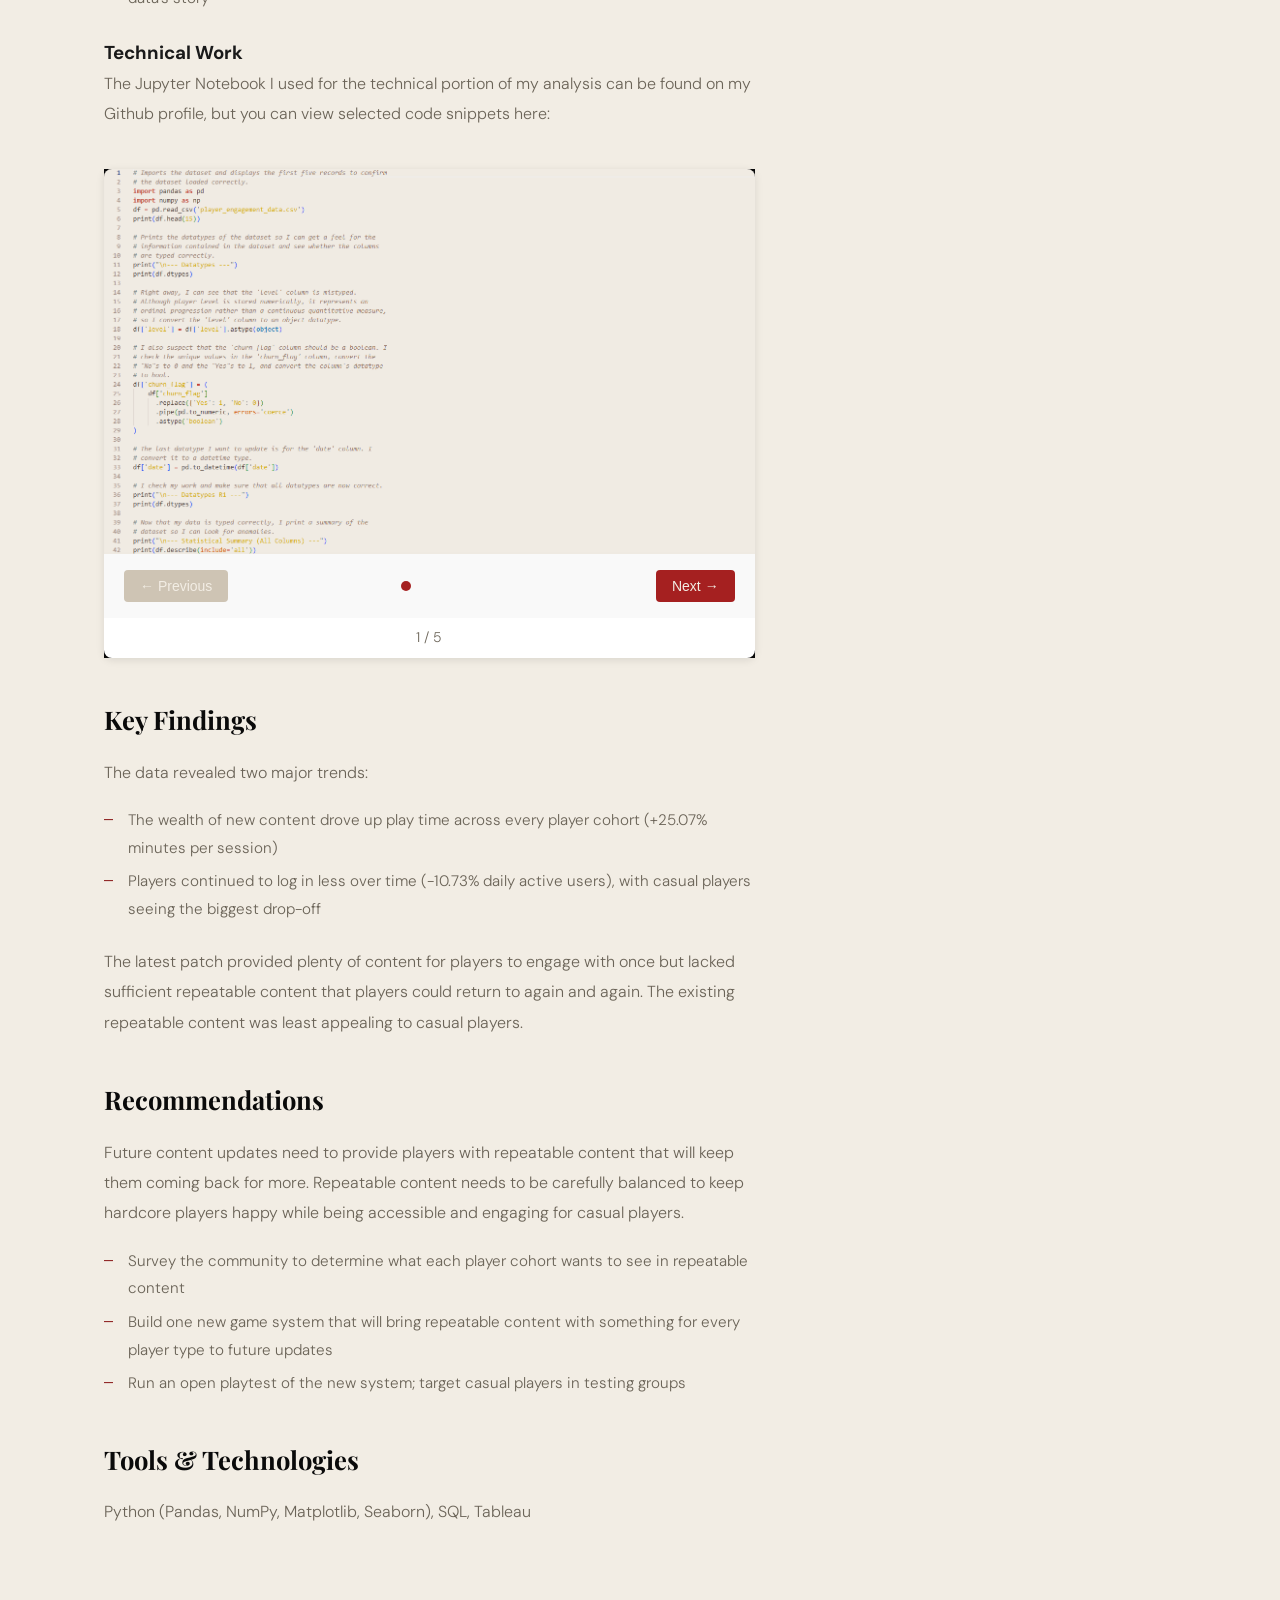
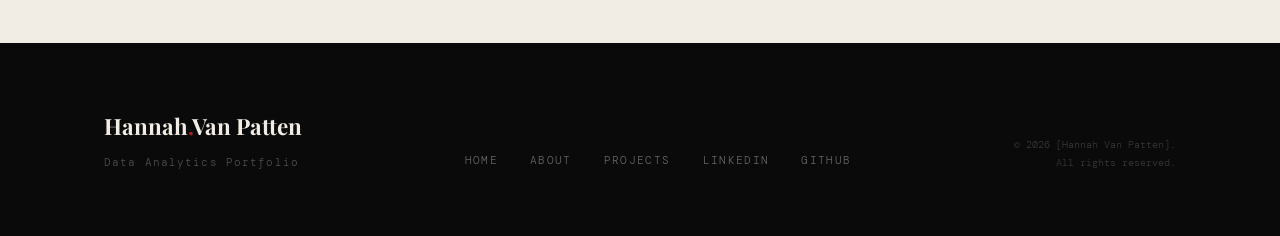
<file: engagement-retention.html>
<!DOCTYPE html>
<html lang="en">
<head>
  <meta charset="UTF-8" />
  <meta name="viewport" content="width=device-width, initial-scale=1.0" />
  <!-- ── UPDATE: page title ── -->
  <title>Engagement Without Retention — Hannah Van Patten</title>
  <meta name="description" content="Case study: User Engagement & Retention Analysis." />
  <link rel="stylesheet" href="style.css" />
  <link rel="icon" href="data:image/svg+xml,<svg xmlns='http://www.w3.org/2000/svg' viewBox='0 0 32 32'><rect width='32' height='32' fill='%238B1A1A'/><text y='24' x='6' font-size='20' fill='white' font-family='serif'>A</text></svg>" />
</head>
<body>

  <div class="cursor"      aria-hidden="true"></div>
  <div class="cursor-ring" aria-hidden="true"></div>

  <!-- ── Navigation ── -->
  <nav aria-label="Main navigation">
    <a href="index.html" class="nav-logo">Hannah<span>.</span>Van Patten</a>
    <button class="nav-toggle" aria-label="Toggle menu" aria-expanded="false">
      <span></span><span></span><span></span>
    </button>
    <ul class="nav-links">
      <li><a href="index.html">Home</a></li>
      <li><a href="about.html">About</a></li>
      <li><a href="projects.html">Projects</a></li>
    </ul>
  </nav>

  <!-- ── Page Hero ── -->
  <section class="page-hero" aria-labelledby="project-title">
    <div class="container">
      <!-- ── UPDATE: category label ── -->
      <p class="page-hero-label">User Behavior · Python · Tableau</p>
      <!-- ── UPDATE: project title ── -->
      <h1 class="page-hero-title" id="project-title">
        Engagement <em>Without</em> Retention: A Live-Service Case Study
      </h1>
    </div>
  </section>

  <!-- ── Project Body ── -->
  <section class="project-detail-body">
    <div class="container">
      <div class="project-detail-grid">

        <!-- Main content -->
        <article class="project-detail-main">

          <!-- ── UPDATE: hero visual — replace with a real screenshot if available ── -->
          <div class="project-visual-block">
            <div class="project-visual-block-inner">
            </div>
            <div style="width: 100%; max-width: 1024px; margin: 0 auto;">
              <div class='tableauPlaceholder' id='viz1779927580057' style='position: relative'>
                <noscript>
                  <a href='#'>
                    <img alt=' ' src='https:&#47;&#47;public.tableau.com&#47;static&#47;images&#47;Pl&#47;PlayerEngagementandRetentionTrends&#47;ExecutiveSummary&#47;1_rss.png' style='border: none' />
                  </a>
                </noscript>
                <object class='tableauViz'  style='display:none;'><param name='host_url' value='https%3A%2F%2Fpublic.tableau.com%2F'/>
                  <param name='embed_code_version' value='3'/>
                  <param name='site_root' value='' />
                  <param name='name' value='PlayerEngagementandRetentionTrends&#47;ExecutiveSummary'/>
                  <param name='tabs' value='no'/>
                  <param name='toolbar' value='yes'/>
                  <param name='static_image' value='https:&#47;&#47;public.tableau.com&#47;static&#47;images&#47;Pl&#47;PlayerEngagementandRetentionTrends&#47;ExecutiveSummary&#47;1.png'/>
                  <param name='animate_transition' value='yes'/>
                  <param name='display_static_image' value='yes'/>
                  <param name='display_spinner' value='yes'/>
                  <param name='display_overlay' value='yes'/>
                  <param name='display_count' value='yes'/>
                  <param name='language' value='en-US'/>
                </object>
              </div>                <script type='text/javascript'>                    var divElement = document.getElementById('viz1779927580057');                    var vizElement = divElement.getElementsByTagName('object')[0];                    if ( divElement.offsetWidth > 800 ) { vizElement.style.width='1024px';vizElement.style.height='795px';} else if ( divElement.offsetWidth > 500 ) { vizElement.style.width='1024px';vizElement.style.height='795px';} else { vizElement.style.width='100%';vizElement.style.height='1127px';}                     var scriptElement = document.createElement('script');                    scriptElement.src = 'https://public.tableau.com/javascripts/api/viz_v1.js';                    vizElement.parentNode.insertBefore(scriptElement, vizElement);                </script>
            </div>
          </div>

          <h2>Overview</h2>
          <p>
            A video game publisher was losing ~6% of its live-service 
            game's 
            subscriber base each quarter despite regular major content 
            updates. 
            The goal: examine user behavior before and after the latest 
            update 
            and identify the driving force behind the dropping numbers.
          </p>

          <h2>Problem Statement</h2>
          <p>
            Subscriptions were in decline, but social listening was 
            proving 
            insufficient to identify the contributing factors. The 
            business 
            needed to measure player engagement and determine why the 
            content 
            updates were not improving retention.
          </p>

          <h2>Methodology</h2>
          <p>
            The project followed a standard analysis procedure with 
            emphasis on
            interpretability (the product team needed to understand 
            <em>why</em>
            subscriptions were dropping, not just that they were):
          </p>
          <ul>
            <li>Extracted 4 months of game session data from the database 
              via SQL</li>
            <li>Used Python to clean up data quality issues, including 
              missing values, incorrect data types, and inconsistent 
              formatting</li>
            <li>Engineered a metric to measure player engagement using 
              weighted measures of login frequency, session duration, and 
              participation in social activities to better compare 
              engagement trends across player cohorts</li>
            <li>Added calculated fields to the dataset via Python to track
               users' engagement scores</li>
            <li>Visualized the data in Tableau and compiled relevant views
               into a dashboard that told the data's story</li>
          </ul>

          <h3>Technical Work</h3>
          <p>
            The Jupyter Notebook I used for the technical portion of my 
            analysis can be found on my Github profile, but you can view 
            selected code snippets here:
          </p>

          <!-- Image carousel -->
          <div class="project-visual-block">
            <div class="carousel-container">
              <div class="carousel-wrapper">
                <div class="carousel-inner" id="carouselInner">
                  <!-- Slides will be generated by JavaScript -->
                </div>
              </div>
              <div class="carousel-controls">
                <button id="prevBtn" onclick="previousSlide()">← Previous</button>
                <div class="carousel-indicator" id="indicatorContainer"></div>
                <button id="nextBtn" onclick="nextSlide()">Next →</button>
              </div>
              <div style="text-align: center; padding: 8px; font-size: 12px; color: #999;">
                <span class="slide-counter"><span id="currentSlide">1</span> / <span id="totalSlides">0</span></span>
              </div>
            </div>
          </div>

          <h2>Key Findings</h2>
          <p>
            The data revealed two major trends:
          </p>
          <ul>
            <li>The wealth of new content drove up play time across every 
              player cohort (+25.07% minutes per session)</li>
            <li>Players continued to log in less over time (-10.73% daily 
              active users), with casual players seeing the biggest 
              drop-off</li>
          </ul>
          <p>
            The latest patch provided plenty of content for players to 
            engage with once but lacked sufficient repeatable content that 
            players could return to again and again. The existing 
            repeatable content was least appealing to casual players.
          </p>

          <h2>Recommendations</h2>
          <p>
            Future content updates need to provide players with repeatable 
            content that will keep them coming back for more. Repeatable 
            content needs to be carefully balanced to keep hardcore players 
            happy while being accessible and engaging for casual players. 
          </p>
          <ul>
            <li>Survey the community to determine what each player cohort 
              wants to see in repeatable content</li>
            <li>Build one new game system that will bring repeatable 
              content with something for every player type to future 
              updates</li>
            <li>Run an open playtest of the new system; target casual 
              players in testing groups</li>
          </ul>

          <h2>Tools &amp; Technologies</h2>
          <p>
            Python (Pandas, NumPy, Matplotlib, Seaborn),
            SQL, 
            Tableau
          </p>

          <!-- ── PROJECT NAVIGATION ── -->
          <nav class="nav-projects" aria-label="Adjacent projects">
            <div class="nav-project-item">
              <p class="nav-project-dir">← Previous</p>
              <!-- Update href and name -->
              <a href="#" class="nav-project-name"></a>
            </div>
            <div class="nav-project-item" style="text-align:right;">
              <p class="nav-project-dir">Next →</p>
              <!-- Update href and name -->
              <a href="#" class="nav-project-name"></a>
            </div>
          </nav>

        </article>

        <!-- Sidebar -->
        <aside aria-label="Project metadata">
          <div class="project-sidebar-sticky">

            <div class="project-meta-block reveal">
              <p class="project-meta-label">Project Details</p>

              <!-- ── UPDATE each meta row ── -->
              <div class="meta-row">
                <span class="meta-key">Year</span>
                <span class="meta-value">2026</span>
              </div>
              <!--<div class="meta-row">
                <span class="meta-key">Role</span>
                <span class="meta-value">Lead Analyst</span>
              </div>-->
              <div class="meta-row">
                <span class="meta-key">Industry</span>
                <span class="meta-value">Entertainment / Digital Media</span>
              </div>
              <!--<div class="meta-row">
                <span class="meta-key">Duration</span>
                <span class="meta-value">10 weeks</span>
              </div>-->
              <div class="meta-row">
                <span class="meta-key">Type</span>
                <span class="meta-value">User Behavior · Dashboard · Strategy</span>
              </div>
            </div>

            <div class="project-meta-block reveal reveal-delay-1">
              <p class="project-meta-label">Stack</p>
              <div class="skills-list">
                <span class="skill-chip">Python</span>
                <span class="skill-chip">Pandas</span>
                <span class="skill-chip">PostgreSQL</span>
                <span class="skill-chip">dbt</span>
                <span class="skill-chip">Tableau</span>
              </div>
            </div>

            <!-- Optional: link to live demo or GitHub repo -->
            <div class="project-meta-block reveal reveal-delay-2">
              <p class="project-meta-label">Links</p>
              <div style="display:flex; flex-direction:column; gap:0.75rem; margin-top:0.25rem;">
                <!-- Remove or update these as appropriate -->
                <a href="#" target="_blank" rel="noopener" class="btn btn-primary" style="justify-content:center;">
                  View on Tableau <span class="btn-arrow">→</span>
                </a>
                <!--<a href="#" target="_blank" rel="noopener" class="btn btn-outline" style="justify-content:center;">
                  Live Dashboard <span class="btn-arrow">→</span>
                </a>-->
              </div>
            </div>

          </div>
        </aside>

      </div>
    </div>
  </section>

  <!-- ── Footer ── -->
  <footer>
    <div class="container">
      <div class="footer-inner">
        <div>
          <div class="footer-logo">Hannah<span>.</span>Van Patten</div>
          <div class="footer-tagline">Data Analytics Portfolio</div>
        </div>
        <ul class="footer-links">
          <li><a href="index.html">Home</a></li>
          <li><a href="about.html">About</a></li>
          <li><a href="projects.html">Projects</a></li>
          <li><a href="https://www.linkedin.com/in/hannah-van-patten-51032815b/" target="_blank" rel="noopener">LinkedIn</a></li>
          <li><a href="https://github.com/hannahvanpatten" target="_blank" rel="noopener">GitHub</a></li>
        </ul>
        <div class="footer-copy">
          &copy; <span class="footer-year"></span> [Hannah Van Patten].<br>All rights reserved.
        </div>
      </div>
    </div>
  </footer>

  <script src="main.js"></script>
</body>
</html>
</file>
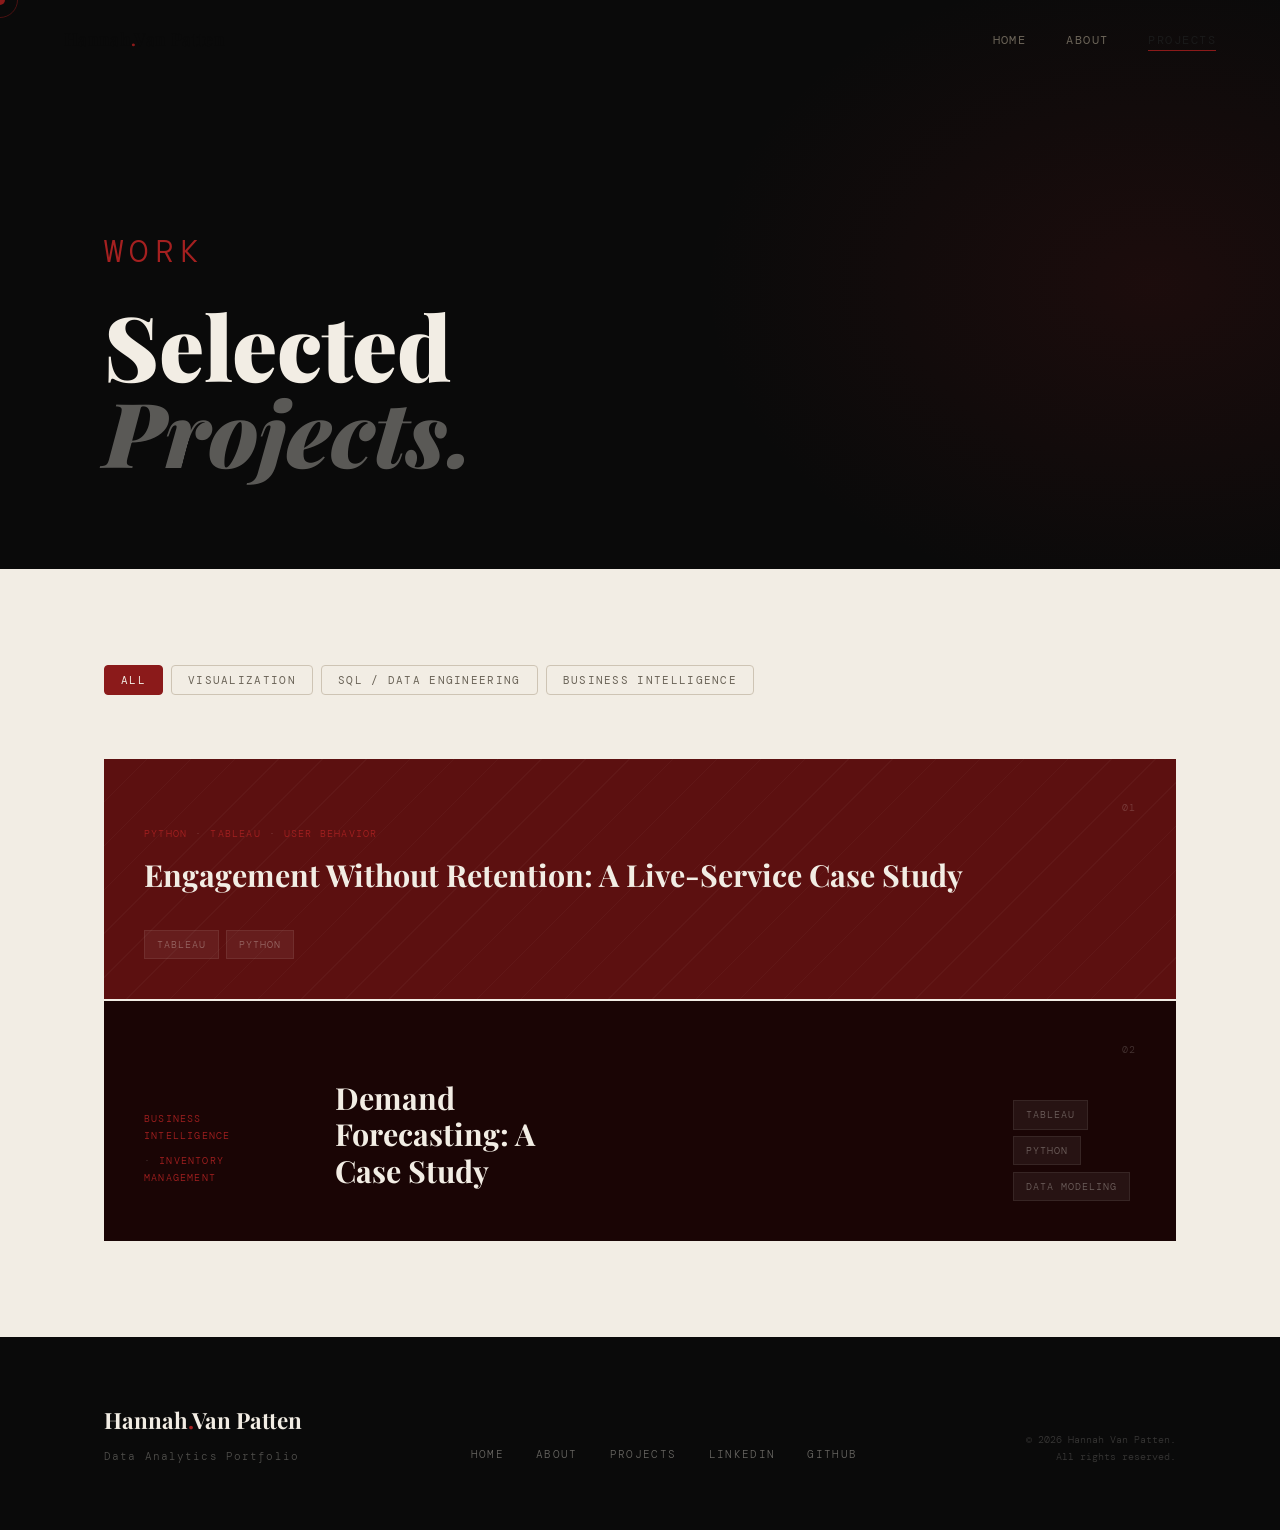
<file: projects.html>
<!DOCTYPE html>
<html lang="en">
<head>
  <meta charset="UTF-8" />
  <meta name="viewport" content="width=device-width, initial-scale=1.0" />
  <title>Projects — Hannah Van Patten</title>
  <meta name="description" content="Data analytics project portfolio of Hannah Van Patten." />
  <link rel="stylesheet" href="style.css" />
  <link rel="icon" href="data:image/svg+xml,<svg xmlns='http://www.w3.org/2000/svg' viewBox='0 0 32 32'><rect width='32' height='32' fill='%238B1A1A'/><text y='24' x='6' font-size='20' fill='white' font-family='serif'>A</text></svg>" />
</head>
<body>

  <div class="cursor"      aria-hidden="true"></div>
  <div class="cursor-ring" aria-hidden="true"></div>

  <!-- ── Navigation ── -->
  <nav aria-label="Main navigation">
    <a href="index.html" class="nav-logo">Hannah<span>.</span>Van Patten</a>
    <button class="nav-toggle" aria-label="Toggle menu" aria-expanded="false">
      <span></span><span></span><span></span>
    </button>
    <ul class="nav-links">
      <li><a href="index.html">Home</a></li>
      <li><a href="about.html">About</a></li>
      <li><a href="projects.html">Projects</a></li>
    </ul>
  </nav>

  <!-- ── Page Hero ── -->
  <section class="page-hero" aria-labelledby="projects-title">
    <div class="container">
      <p class="page-hero-label">Work</p>
      <h1 class="page-hero-title" id="projects-title">
        Selected<br>
        <em>Projects.</em>
      </h1>
    </div>
  </section>

  <!-- ── Projects Body ── -->
  <section class="projects-body">
    <div class="container">

      <!-- Filter buttons — add/remove categories to match your projects -->
      <div class="projects-filter" role="group" aria-label="Filter projects by category">
        <button class="filter-btn active" data-filter="all">All</button>
        <!-- <button class="filter-btn" data-filter="ml">Machine Learning</button> -->
        <button class="filter-btn" data-filter="viz">Visualization</button>
        <button class="filter-btn" data-filter="sql">SQL / Data Engineering</button>
        <button class="filter-btn" data-filter="bi">Business Intelligence</button>
      </div>

      <!-- ── PROJECT GRID ──────────────────────────────────────────────────── -->
      <!--
        To add a project:
          1. Duplicate a .project-card block below.
          2. Update href to point to its project page (e.g., project-2.html).
          3. Update data-category with one or more filter keys (space-separated).
          4. Update the number, categories, title, description, and tags.

        Use class="project-card wide" to make a card span both columns.
      -->
      <div class="projects-grid">

        <!-- Project 1 — Featured / Wide -->
        <a href="engagement-retention.html"
           class="project-card wide reveal"
           data-category="sql viz bi">
          <div class="project-card-bg" aria-hidden="true"></div>
          <div class="project-card-inner">
            <span class="project-number" aria-hidden="true">01</span>
            <span class="project-card-arrow" aria-hidden="true">View project →</span>
            <div>
              <div class="project-categories" aria-label="Categories">
                <span class="project-cat">Python</span>
                <span class="project-cat">Tableau</span>
                <span class="project-cat">User Behavior</span>
              </div>
              <h2 class="project-card-title">
                Engagement Without Retention: A Live-Service Case Study
              </h2>
              <p class="project-card-desc">
                Check out how I investigated declining retention for a live-service video game.
              </p>
              <div class="project-card-tags">
                <span class="tag">Tableau</span>
                <span class="tag">Python</span>
              </div>
            </div>
          </div>
        </a>

        <!-- Project 2 -->
        <!-- BELOW THIS, LINK TO THIS PARTICULAR PROJECT'S HTML FILE - use project-template.html as boilerplate -->
        <a href="demand-forecasting.html" 
           class="project-card wide reveal"
           data-category="sql viz bi">
          <div class="project-card-bg" aria-hidden="true"></div>
          <div class="project-card-inner">
            <span class="project-number" aria-hidden="true">02</span>
            <span class="project-card-arrow" aria-hidden="true">View project →</span>
            <div class="project-categories">
              <span class="project-cat">Business Intelligence</span>
              <span class="project-cat">Inventory Management</span>
            </div>
            <h2 class="project-card-title">
              Demand Forecasting: A Case Study
            </h2>
            <p class="project-card-desc">
              Discover a demand forecasting model for a medicinal product manufacturer and compare forecasting to actual performance.
            </p>
            <div class="project-card-tags">
              <span class="tag">Tableau</span>
              <span class="tag">Python</span>
              <span class="tag">Data Modeling</span>
            </div>
          </div>
        </a>

        <!-- Project 3 -->
<!-- BELOW THIS, LINK TO THIS PARTICULAR PROJECT'S HTML FILE - use project-template.html as boilerplate -->
        <!-- <a href="#"
           class="project-card reveal reveal-delay-1"
           data-category="sql">
          <div class="project-card-bg" aria-hidden="true"></div>
          <div class="project-card-inner">
            <span class="project-number" aria-hidden="true">03</span>
            <span class="project-card-arrow" aria-hidden="true">View project →</span>
            <div class="project-categories">
              <span class="project-cat">SQL</span>
              <span class="project-cat">Data Engineering</span>
            </div>
            <h2 class="project-card-title">
              Multi-Source Data Pipeline &amp; Warehouse Design
            </h2>
            <p class="project-card-desc">
              Designed and built a dbt + BigQuery pipeline ingesting 6 data sources
              into a single analytics schema, cutting ad-hoc query time by 70%.
            </p>
            <div class="project-card-tags">
              <span class="tag">dbt</span>
              <span class="tag">BigQuery</span>
              <span class="tag">Airflow</span>
              <span class="tag">Python</span>
            </div>
          </div>
        </a> -->

        <!-- Project 4 -->
        <!-- BELOW THIS, LINK TO THIS PARTICULAR PROJECT'S HTML FILE - use project-template.html as boilerplate -->
        <!-- <a href="#"
           class="project-card reveal"
           data-category="ml">
          <div class="project-card-bg" aria-hidden="true"></div>
          <div class="project-card-inner">
            <span class="project-number" aria-hidden="true">04</span>
            <span class="project-card-arrow" aria-hidden="true">View project →</span>
            <div class="project-categories">
              <span class="project-cat">Machine Learning</span>
              <span class="project-cat">Forecasting</span>
            </div>
            <h2 class="project-card-title">
              Demand Forecasting for Retail Inventory
            </h2>
            <p class="project-card-desc">
              Time-series forecasting model (Prophet + XGBoost hybrid) reducing
              overstock costs by 22% across 800+ SKUs.
            </p>
            <div class="project-card-tags">
              <span class="tag">Prophet</span>
              <span class="tag">XGBoost</span>
              <span class="tag">Python</span>
              <span class="tag">Pandas</span>
            </div>
          </div>
        </a> -->

        <!-- Project 5 -->
        <!-- BELOW THIS, LINK TO THIS PARTICULAR PROJECT'S HTML FILE - use project-template.html as boilerplate -->
        <!-- <a href="#"
           class="project-card reveal reveal-delay-1"
           data-category="viz">
          <div class="project-card-bg" aria-hidden="true"></div>
          <div class="project-card-inner">
            <span class="project-number" aria-hidden="true">05</span>
            <span class="project-card-arrow" aria-hidden="true">View project →</span>
            <div class="project-categories">
              <span class="project-cat">Visualization</span>
              <span class="project-cat">Python</span>
            </div>
            <h2 class="project-card-title">
              Public Transit Ridership Decline — Exploratory Analysis
            </h2>
            <p class="project-card-desc">
              Open-data investigation into post-pandemic transit ridership patterns
              across 12 U.S. metro areas, published as an interactive report.
            </p>
            <div class="project-card-tags">
              <span class="tag">Python</span>
              <span class="tag">Plotly</span>
              <span class="tag">Pandas</span>
              <span class="tag">Open Data</span>
            </div>
          </div>
        </a> -->

        <!-- Project 6 -->
        <!-- BELOW THIS, LINK TO THIS PARTICULAR PROJECT'S HTML FILE - use project-template.html as boilerplate -->
        <!-- <a href="#"
           class="project-card reveal"
           data-category="bi sql">
          <div class="project-card-bg" aria-hidden="true"></div>
          <div class="project-card-inner">
            <span class="project-number" aria-hidden="true">06</span>
            <span class="project-card-arrow" aria-hidden="true">View project →</span>
            <div class="project-categories">
              <span class="project-cat">Business Intel.</span>
              <span class="project-cat">SQL</span>
            </div>
            <h2 class="project-card-title">
              Marketing Attribution &amp; ROAS Modeling
            </h2>
            <p class="project-card-desc">
              Multi-touch attribution model replacing last-click to give a full
              picture of campaign ROI across paid, email, and organic channels.
            </p>
            <div class="project-card-tags">
              <span class="tag">SQL</span>
              <span class="tag">Python</span>
              <span class="tag">Looker</span>
              <span class="tag">Google Ads API</span>
            </div>
          </div>
        </a> -->

      </div>
      <!-- ── END PROJECT GRID ── -->

    </div>
  </section>

  <!-- ── Footer ── -->
  <footer>
    <div class="container">
      <div class="footer-inner">
        <div>
          <div class="footer-logo">Hannah<span>.</span>Van Patten</div>
          <div class="footer-tagline">Data Analytics Portfolio</div>
        </div>
        <ul class="footer-links">
          <li><a href="index.html">Home</a></li>
          <li><a href="about.html">About</a></li>
          <li><a href="projects.html">Projects</a></li>
          <li><a href="https://www.linkedin.com/in/hannah-van-patten-51032815b/" target="_blank" rel="noopener">LinkedIn</a></li>
          <li><a href="https://github.com/hannahvanpatten" target="_blank" rel="noopener">GitHub</a></li>
        </ul>
        <div class="footer-copy">
          &copy; <span class="footer-year"></span> Hannah Van Patten.<br>All rights reserved.
        </div>
      </div>
    </div>
  </footer>

  <script src="main.js"></script>
</body>
</html>
</file>
<file: style.css>
/* ============================================
   ROOT & VARIABLES
   ============================================ */
@import url('https://fonts.googleapis.com/css2?family=Playfair+Display:ital,wght@0,400;0,700;0,900;1,400;1,700&family=DM+Mono:ital,wght@0,300;0,400;0,500;1,300&family=DM+Sans:ital,wght@0,300;0,400;0,500;1,300&display=swap');

:root {
  --crimson:     #8B1A1A;
  --crimson-mid: #A52020;
  --crimson-dim: #5C1010;
  --beige:       #F2EDE4;
  --beige-warm:  #E8DFD0;
  --beige-dim:   #CEC4B4;
  --black:       #0A0A0A;
  --white:       #FFFFFF;
  --ink:         #1A1A1A;
  --muted:       #6B6458;

  --font-display: 'Playfair Display', Georgia, serif;
  --font-mono:    'DM Mono', 'Courier New', monospace;
  --font-body:    'DM Sans', sans-serif;

  --transition: 0.3s cubic-bezier(0.25, 0.46, 0.45, 0.94);
  --transition-slow: 0.6s cubic-bezier(0.25, 0.46, 0.45, 0.94);
}

/* ============================================
   RESET & BASE
   ============================================ */
*, *::before, *::after { box-sizing: border-box; margin: 0; padding: 0; }

html {
  scroll-behavior: smooth;
  font-size: 16px;
}

body {
  background-color: var(--beige);
  color: var(--ink);
  font-family: var(--font-body);
  font-weight: 300;
  line-height: 1.7;
  overflow-x: hidden;
  cursor: none;
}

a { color: inherit; text-decoration: none; }
img { display: block; max-width: 100%; }

::selection {
  background: var(--crimson);
  color: var(--beige);
}

@keyframes fadeIn {
  from { opacity: 0; }
  to { opacity: 1; }
}

@keyframes fadeUp {
  from { 
    opacity: 0; 
    transform: translateY(20px);
  }
  to { 
    opacity: 1; 
    transform: translateY(0);
  }
}

/* ============================================
   CUSTOM CURSOR
   ============================================ */
.cursor {
  position: fixed;
  width: 10px;
  height: 10px;
  background: var(--crimson);
  border-radius: 50%;
  pointer-events: none;
  z-index: 9999;
  transform: translate(-50%, -50%);
  transition: transform 0.1s ease, width 0.2s ease, height 0.2s ease, background 0.2s ease;
}

.cursor-ring {
  position: fixed;
  width: 36px;
  height: 36px;
  border: 1px solid var(--crimson);
  border-radius: 50%;
  pointer-events: none;
  z-index: 9998;
  transform: translate(-50%, -50%);
  transition: transform 0.12s ease, width 0.25s ease, height 0.25s ease, opacity 0.2s ease;
  opacity: 0.5;
}

body:has(a:hover) .cursor { width: 14px; height: 14px; }
body:has(a:hover) .cursor-ring { width: 48px; height: 48px; opacity: 0.8; }

/* ============================================
   NAVIGATION
   ============================================ */
nav {
  position: fixed;
  top: 0;
  left: 0;
  right: 0;
  z-index: 100;
  padding: 1.5rem 4rem;
  display: flex;
  align-items: center;
  justify-content: space-between;
  mix-blend-mode: normal;
  transition: background var(--transition), backdrop-filter var(--transition);
}

nav.scrolled {
  background: rgba(242, 237, 228, 0.92);
  backdrop-filter: blur(12px);
  border-bottom: 1px solid var(--beige-warm);
}

.nav-logo {
  font-family: var(--font-display);
  font-size: 1.1rem;
  font-weight: 700;
  letter-spacing: 0.02em;
  color: var(--black);
}

.nav-logo span { color: var(--crimson); }

.nav-links {
  display: flex;
  gap: 2.5rem;
  list-style: none;
  align-items: center;
}

.nav-links a {
  font-family: var(--font-mono);
  font-size: 0.75rem;
  font-weight: 400;
  letter-spacing: 0.12em;
  text-transform: uppercase;
  color: var(--muted);
  transition: color var(--transition);
  position: relative;
}

.nav-links a::after {
  content: '';
  position: absolute;
  bottom: -3px;
  left: 0;
  width: 0;
  height: 1px;
  background: var(--crimson);
  transition: width var(--transition);
}

.nav-links a:hover,
.nav-links a.active {
  color: var(--ink);
}

.nav-links a:hover::after,
.nav-links a.active::after {
  width: 100%;
}

/* Hamburger */
.nav-toggle {
  display: none;
  flex-direction: column;
  gap: 5px;
  cursor: pointer;
  background: none;
  border: none;
}

.nav-toggle span {
  display: block;
  width: 24px;
  height: 1px;
  background: var(--ink);
  transition: var(--transition);
}

/* ============================================
   PAGE TRANSITIONS
   ============================================ */
.page-overlay {
  position: fixed;
  inset: 0;
  background: var(--crimson);
  z-index: 200;
  transform: scaleY(0);
  transform-origin: bottom;
  pointer-events: none;
}

/* ============================================
   SECTION BASE
   ============================================ */
section { position: relative; }

.container {
  max-width: 1200px;
  margin: 0 auto;
  padding: 0 4rem;
}

/* ============================================
   HERO — INDEX
   ============================================ */
.hero {
  min-height: 100vh;
  background: var(--black);
  display: flex;
  flex-direction: column;
  justify-content: flex-end;
  padding-bottom: 8rem;
  position: relative;
  overflow: hidden;
}

.hero-bg {
  position: absolute;
  inset: 0;
  background:
    radial-gradient(ellipse 60% 50% at 80% 50%, rgba(139, 26, 26, 0.18) 0%, transparent 70%),
    radial-gradient(ellipse 40% 60% at 10% 80%, rgba(139, 26, 26, 0.10) 0%, transparent 60%);
}

.hero-grid-lines {
  position: absolute;
  inset: 0;
  background-image:
    linear-gradient(rgba(242, 237, 228, 0.03) 1px, transparent 1px),
    linear-gradient(90deg, rgba(242, 237, 228, 0.03) 1px, transparent 1px);
  background-size: 80px 80px;
}

.hero-eyebrow {
  font-family: var(--font-mono);
  font-size: 0.72rem;
  letter-spacing: 0.2em;
  text-transform: uppercase;
  color: var(--crimson-mid);
  margin-bottom: 1.5rem;
  opacity: 0;
  animation: fadeUp 0.8s var(--transition-slow) 0.2s forwards;
}

.hero-title {
  font-family: var(--font-display);
  font-size: clamp(3.5rem, 8vw, 8rem);
  font-weight: 900;
  line-height: 0.95;
  color: var(--beige);
  margin-bottom: 0.2em;
  opacity: 0;
  animation: fadeUp 0.9s var(--transition-slow) 0.4s forwards;
}

.hero-title em {
  font-style: italic;
  color: var(--crimson-mid);
}

.hero-subtitle {
  font-family: var(--font-display);
  font-size: clamp(1.8rem, 4vw, 3.8rem);
  font-weight: 400;
  font-style: italic;
  color: rgba(242, 237, 228, 0.45);
  line-height: 1.1;
  margin-bottom: 3.5rem;
  opacity: 0;
  animation: fadeUp 0.9s var(--transition-slow) 0.55s forwards;
}

.hero-cta-group {
  display: flex;
  align-items: center;
  gap: 2.5rem;
  opacity: 0;
  animation: fadeUp 0.9s var(--transition-slow) 0.7s forwards;
}

.hero-featured-label {
  font-family: var(--font-mono);
  font-size: 0.68rem;
  letter-spacing: 0.15em;
  text-transform: uppercase;
  color: var(--muted);
}

.hero-featured-label strong {
  display: block;
  font-family: var(--font-body);
  font-size: 0.95rem;
  font-weight: 400;
  letter-spacing: 0;
  color: var(--beige-dim);
  margin-top: 0.3rem;
}

.hero-scroll-hint {
  position: absolute;
  bottom: 2.5rem;
  right: 4rem;
  display: flex;
  align-items: center;
  gap: 0.75rem;
  font-family: var(--font-mono);
  font-size: 3rem;
  letter-spacing: 0.12em;
  text-transform: uppercase;
  color: var(--beige);
  opacity: 0;
  animation: fadeIn 1s ease 1.2s forwards;
}

.hero-scroll-hint::before {
  content: '';
  display: block;
  width: 0.04rem; /* was 2px */
  height: 3rem; /* was 48px */
  background: var(--beige);
  animation: scrollLine 2s ease 1.5s infinite;
}

/* ============================================
   BUTTONS
   ============================================ */
.btn {
  display: inline-flex;
  align-items: center;
  gap: 0.6rem;
  padding: 0.85rem 1.8rem;
  font-family: var(--font-mono);
  font-size: 0.75rem;
  font-weight: 400;
  letter-spacing: 0.1em;
  text-transform: uppercase;
  border: none;
  cursor: pointer;
  transition: var(--transition);
  position: relative;
  overflow: hidden;
}

.btn::before {
  content: '';
  position: absolute;
  inset: 0;
  background: rgba(255,255,255,0.08);
  transform: translateX(-100%);
  transition: transform 0.35s ease;
}

.btn:hover::before { transform: translateX(0); }

.btn-primary {
  background: var(--crimson);
  color: var(--beige);
}

.btn-primary:hover { background: var(--crimson-mid); }

.btn-outline {
  background: transparent;
  color: var(--beige);
  border: 1px solid rgba(242, 237, 228, 0.25);
}

.btn-outline:hover {
  border-color: rgba(242, 237, 228, 0.6);
}

.btn-outline-dark {
  background: transparent;
  color: var(--ink);
  border: 1px solid rgba(26, 26, 26, 0.3);
}

.btn-outline-dark:hover {
  border-color: var(--crimson);
  color: var(--crimson);
}

.btn-arrow {
  display: inline-block;
  transition: transform var(--transition);
}

.btn:hover .btn-arrow { transform: translateX(4px); }

/* ============================================
   FEATURED PROJECT STRIP — INDEX
   ============================================ */
.featured-strip {
  background: var(--beige-warm);
  padding: 7rem 0;
  border-top: 1px solid var(--beige-dim);
}

.strip-label {
  font-family: var(--font-mono);
  font-size: 0.7rem;
  letter-spacing: 0.2em;
  text-transform: uppercase;
  color: var(--crimson);
  margin-bottom: 3rem;
}

.featured-card {
  display: grid;
  grid-template-columns: 1fr 1fr;
  gap: 5rem;
  align-items: center;
}

.featured-card-visual {
  aspect-ratio: 1.69/1 ; /* was 16/10 */
  background: var(--black);
  position: relative;
  overflow: visible;
}

.featured-card-visual-inner {
  position: absolute;
  inset: 0;
  background:
    linear-gradient(135deg, var(--crimson-dim) 0%, transparent 50%),
    repeating-linear-gradient(
      45deg,
      transparent,
      transparent 20px,
      rgba(242, 237, 228, 0.03) 20px,
      rgba(242, 237, 228, 0.03) 21px
    );
  display: flex;
  align-items: center;
  justify-content: center;
}

.featured-card-visual-inner svg {
  opacity: 0.25;
}

.featured-card-visual:hover .featured-card-visual-inner {
  filter: brightness(1.15);
}

.featured-meta {
  font-family: var(--font-mono);
  font-size: 0.68rem;
  letter-spacing: 0.15em;
  text-transform: uppercase;
  color: var(--crimson);
  margin-bottom: 1rem;
}

.featured-title {
  font-family: var(--font-display);
  font-size: clamp(1.8rem, 3.5vw, 2.8rem);
  font-weight: 700;
  line-height: 1.15;
  margin-bottom: 1.25rem;
  color: var(--black);
}

.featured-desc {
  font-size: 0.95rem;
  color: var(--muted);
  line-height: 1.75;
  margin-bottom: 2rem;
  max-width: 42ch;
}

.featured-tags {
  display: flex;
  flex-wrap: wrap;
  gap: 0.5rem;
  margin-bottom: 2.5rem;
}

.tag {
  font-family: var(--font-mono);
  font-size: 0.65rem;
  letter-spacing: 0.1em;
  text-transform: uppercase;
  padding: 0.3rem 0.75rem;
  background: var(--beige);
  color: var(--muted);
  border: 1px solid var(--beige-dim);
}

/* ============================================
   INTRO STRIP — INDEX
   ============================================ */
.intro-strip {
  background: var(--beige);
  padding: 7rem 0;
}

.intro-grid {
  display: grid;
  grid-template-columns: 1fr 2fr;
  gap: 6rem;
  align-items: start;
}

.intro-heading {
  font-family: var(--font-display);
  font-size: clamp(2rem, 3.5vw, 3rem);
  font-weight: 700;
  line-height: 1.2;
  position: sticky;
  top: 6rem;
}

.intro-heading em {
  font-style: italic;
  color: var(--crimson);
}

.intro-body p {
  font-size: 1.05rem;
  color: var(--muted);
  line-height: 1.85;
  margin-bottom: 1.5rem;
}

.intro-body p:last-child { margin-bottom: 0; }

.intro-stats {
  display: grid;
  grid-template-columns: repeat(3, 1fr);
  gap: 2rem;
  margin-top: 3rem;
  padding-top: 3rem;
  border-top: 1px solid var(--beige-dim);
}

.stat-number {
  font-family: var(--font-display);
  font-size: 2.5rem;
  font-weight: 900;
  color: var(--crimson);
  line-height: 1;
  margin-bottom: 0.4rem;
}

.stat-label {
  font-family: var(--font-mono);
  font-size: 0.68rem;
  letter-spacing: 0.12em;
  text-transform: uppercase;
  color: var(--muted);
}

/* ============================================
   DIVIDER
   ============================================ */
.divider {
  width: 100%;
  height: 1px;
  background: linear-gradient(90deg, transparent, var(--beige-dim) 30%, var(--beige-dim) 70%, transparent);
}

/* ============================================
   FOOTER
   ============================================ */
footer {
  background: var(--black);
  color: var(--beige);
  padding: 4rem 0;
}

.footer-inner {
  display: flex;
  justify-content: space-between;
  align-items: flex-end;
}

.footer-logo {
  font-family: var(--font-display);
  font-size: 1.4rem;
  font-weight: 700;
  margin-bottom: 0.5rem;
}

.footer-logo span { color: var(--crimson-mid); }

.footer-tagline {
  font-family: var(--font-mono);
  font-size: 0.7rem;
  letter-spacing: 0.1em;
  color: rgba(242, 237, 228, 0.3);
}

.footer-links {
  display: flex;
  gap: 2rem;
  list-style: none;
}

.footer-links a {
  font-family: var(--font-mono);
  font-size: 0.7rem;
  letter-spacing: 0.12em;
  text-transform: uppercase;
  color: rgba(242, 237, 228, 0.4);
  transition: color var(--transition);
}

.footer-links a:hover { color: var(--beige); }

.footer-copy {
  font-family: var(--font-mono);
  font-size: 0.65rem;
  color: rgba(242, 237, 228, 0.2);
  text-align: right;
}

/* ============================================
   PAGE HERO (ABOUT / PROJECTS)
   ============================================ */
.page-hero {
  padding: 14rem 0 6rem;
  background: var(--black);
  position: relative;
  overflow: hidden;
}

.page-hero::before {
  content: '';
  position: absolute;
  inset: 0;
  background:
    radial-gradient(ellipse 50% 80% at 90% 50%, rgba(139, 26, 26, 0.14) 0%, transparent 70%);
}

.page-hero-label {
  font-family: var(--font-mono);
  font-size: 2rem; /* was 2.8 */
  letter-spacing: 0.2em;
  text-transform: uppercase;
  color: var(--crimson-mid);
  margin-bottom: 1.5rem;
  opacity: 0;
  animation: fadeUp 0.7s ease 0.2s forwards;
}

.page-hero-title {
  font-family: var(--font-display);
  font-size: clamp(3rem, 7vw, 6.5rem);
  font-weight: 900;
  color: var(--beige);
  line-height: 0.95;
  opacity: 0;
  animation: fadeUp 0.8s ease 0.35s forwards;
}

.page-hero-title em {
  font-style: italic;
  color: rgba(242, 237, 228, 0.35);
}

/* ============================================
   ABOUT PAGE
   ============================================ */
.about-body {
  padding: 6rem 0;
  background: var(--beige);
}

.about-grid {
  display: grid;
  grid-template-columns: 5fr 3fr;
  gap: 6rem;
  align-items: start;
}

.about-text h2 {
  font-family: var(--font-display);
  font-size: clamp(1.6rem, 2.5vw, 2.2rem);
  font-weight: 700;
  margin-bottom: 1.25rem;
  color: var(--black);
}

.about-text h2 em {
  font-style: italic;
  color: var(--crimson);
}

.about-text p {
  font-size: 1rem;
  color: var(--muted);
  line-height: 1.9;
  margin-bottom: 1.4rem;
}

.about-text p:last-of-type { margin-bottom: 2.5rem; }

/* Experience timeline */
.timeline {
  margin-top: 4rem;
  padding-top: 3.5rem;
  border-top: 1px solid var(--beige-dim);
}

.timeline-label {
  font-family: var(--font-mono);
  font-size: 0.7rem;
  letter-spacing: 0.2em;
  text-transform: uppercase;
  color: var(--crimson);
  margin-bottom: 2.5rem;
}

.timeline-item {
  display: grid;
  grid-template-columns: 120px 1fr;
  gap: 2rem;
  margin-bottom: 2.5rem;
  padding-bottom: 2.5rem;
  border-bottom: 1px solid rgba(206, 196, 180, 0.5);
  position: relative;
}

.timeline-item:last-child {
  border-bottom: none;
  margin-bottom: 0;
}

.timeline-year {
  font-family: var(--font-mono);
  font-size: 0.7rem;
  letter-spacing: 0.08em;
  color: var(--beige-dim);
  padding-top: 0.2rem;
}

.timeline-role {
  font-family: var(--font-display);
  font-size: 1.15rem;
  font-weight: 700;
  color: var(--black);
  margin-bottom: 0.2rem;
}

.timeline-company {
  font-family: var(--font-mono);
  font-size: 0.72rem;
  letter-spacing: 0.1em;
  text-transform: uppercase;
  color: var(--crimson);
  margin-bottom: 0.75rem;
}

.timeline-desc {
  font-size: 0.9rem;
  color: var(--muted);
  line-height: 1.75;
}

/* Sidebar */
.about-sidebar {
  position: sticky;
  top: 7rem;
}

.sidebar-card {
  background: var(--black);
  padding: 2.5rem;
  margin-bottom: 1.5rem;
}

.sidebar-card-label {
  font-family: var(--font-mono);
  font-size: 0.65rem;
  letter-spacing: 0.18em;
  text-transform: uppercase;
  color: var(--crimson-mid);
  margin-bottom: 1.5rem;
}

.resume-download {
  display: flex;
  flex-direction: column;
  gap: 0.75rem;
}

.resume-download p {
  font-size: 0.88rem;
  color: rgba(242, 237, 228, 0.5);
  line-height: 1.6;
  margin-bottom: 1rem;
}

.skills-list {
  display: flex;
  flex-wrap: wrap;
  gap: 0.5rem;
}

.skill-chip {
  font-family: var(--font-mono);
  font-size: 0.65rem;
  letter-spacing: 0.08em;
  text-transform: uppercase;
  padding: 0.35rem 0.75rem;
  background: rgba(242, 237, 228, 0.06);
  color: rgba(242, 237, 228, 0.55);
  border: 1px solid rgba(242, 237, 228, 0.1);
  transition: var(--transition);
}

.skill-chip:hover {
  background: rgba(139, 26, 26, 0.3);
  color: var(--beige);
  border-color: var(--crimson-mid);
}

.connect-links {
  display: flex;
  flex-direction: column;
  gap: 0.75rem;
}

.connect-link {
  font-family: var(--font-mono);
  font-size: 0.72rem;
  letter-spacing: 0.1em;
  color: rgba(242, 237, 228, 0.45);
  display: flex;
  align-items: center;
  gap: 0.75rem;
  transition: color var(--transition);
}

.connect-link:hover { color: var(--beige); }

.connect-link span {
  font-size: 0.9rem;
}

/* ============================================
   PROJECTS PAGE
   ============================================ */
.projects-body {
  padding: 6rem 0;
  background: var(--beige);
}

.projects-filter {
  display: flex;
  gap: 0.5rem;
  margin-bottom: 4rem;
  flex-wrap: wrap;
}

.filter-btn {
  font-family: var(--font-mono);
  font-size: 0.68rem;
  letter-spacing: 0.12em;
  text-transform: uppercase;
  padding: 0.45rem 1rem;
  border: 1px solid var(--beige-dim);
  background: transparent;
  color: var(--muted);
  cursor: pointer;
  transition: var(--transition);
}

.filter-btn:hover,
.filter-btn.active {
  background: var(--crimson);
  color: var(--beige);
  border-color: var(--crimson);
}

.projects-grid {
  display: grid;
  grid-template-columns: repeat(2, 1fr);
  gap: 2px;
}

.project-card {
  background: var(--black);
  position: relative;
  overflow: hidden;
  cursor: pointer;
  display: block;
}

.project-card-inner {
  padding: 2.5rem;
  min-height: 300px;
  display: flex;
  flex-direction: column;
  justify-content: flex-end;
  position: relative;
  z-index: 1;
  transition: var(--transition-slow);
}

.project-card::before {
  content: '';
  position: absolute;
  inset: 0;
  background: linear-gradient(to top, rgba(10,10,10,0.95) 0%, rgba(10,10,10,0.4) 60%, rgba(10,10,10,0.1) 100%);
  z-index: 0;
}

.project-card-bg {
  position: absolute;
  inset: 0;
  transition: transform 0.6s ease;
  background: var(--crimson-dim);
  background-image:
    repeating-linear-gradient(
      135deg,
      transparent,
      transparent 30px,
      rgba(242, 237, 228, 0.03) 30px,
      rgba(242, 237, 228, 0.03) 31px
    );
}

.project-card:hover .project-card-bg {
  transform: scale(1.04);
}

.project-card:nth-child(2n) .project-card-bg { background: #1A0505; }
.project-card:nth-child(3n) .project-card-bg { background: #0D0D0D; }
.project-card:nth-child(4n) .project-card-bg { background: #200A0A; }

.project-number {
  font-family: var(--font-mono);
  font-size: 0.65rem;
  color: rgba(242, 237, 228, 0.2);
  letter-spacing: 0.1em;
  position: absolute;
  top: 2.5rem;
  right: 2.5rem;
}

.project-categories {
  display: flex;
  gap: 0.5rem;
  flex-wrap: wrap;
  margin-bottom: 0.9rem;
}

.project-cat {
  font-family: var(--font-mono);
  font-size: 0.62rem;
  letter-spacing: 0.12em;
  text-transform: uppercase;
  color: var(--crimson-mid);
}

.project-cat + .project-cat::before {
  content: '·';
  margin-right: 0.5rem;
  color: rgba(242, 237, 228, 0.2);
}

.project-card-title {
  font-family: var(--font-display);
  font-size: clamp(1.3rem, 2.5vw, 1.9rem);
  font-weight: 700;
  color: var(--beige);
  line-height: 1.2;
  margin-bottom: 0.75rem;
  transition: color var(--transition);
}

.project-card:hover .project-card-title { color: var(--white); }

.project-card-desc {
  font-size: 0.88rem;
  color: rgba(242, 237, 228, 0.4);
  line-height: 1.65;
  margin-bottom: 1.5rem;
  max-height: 0;
  overflow: hidden;
  transition: max-height 0.4s ease, opacity 0.3s ease;
  opacity: 0;
}

.project-card:hover .project-card-desc {
  max-height: 100px;
  opacity: 1;
}

.project-card-tags {
  display: flex;
  gap: 0.4rem;
  flex-wrap: wrap;
}

.project-card-tags .tag {
  background: rgba(242, 237, 228, 0.06);
  color: rgba(242, 237, 228, 0.35);
  border-color: rgba(242, 237, 228, 0.08);
}

.project-card-arrow {
  position: absolute;
  top: 0.75rem; /* was 0.75 */
  left: 2.5rem;
  font-family: var(--font-mono);
  font-size: 0.7rem;
  color: rgba(242, 237, 228, 0.2);
  letter-spacing: 0.1em;
  transform: translateY(-4px);
  opacity: 0;
  transition: var(--transition);
}

.project-card:hover .project-card-arrow {
  opacity: 1;
  transform: translateY(0);
  color: var(--crimson-mid);
}

/* Full-width card */
.project-card.wide {
  grid-column: span 2;
}

.project-card.wide .project-card-inner {
  min-height: 240px;
  flex-direction: row;
  align-items: flex-end;
  justify-content: space-between;
  gap: 3rem;
}

/* ============================================
   PROJECT DETAIL PAGE
   ============================================ */
.project-detail-body {
  background: var(--beige);
  padding: 6rem 0;
}

.project-detail-grid {
  display: grid;
  grid-template-columns: 2fr 1fr;
  gap: 6rem;
  align-items: start;
}

.project-detail-main h2 {
  font-family: var(--font-display);
  font-size: clamp(1.4rem, 2vw, 1.9rem);
  font-weight: 700;
  margin: 2.5rem 0 1rem;
  color: var(--black);
}

.project-detail-main h2:first-child { margin-top: 0; }

.project-detail-main p {
  font-size: 1rem;
  color: var(--muted);
  line-height: 1.9;
  margin-bottom: 1.2rem;
}

.project-detail-main ul {
  list-style: none;
  margin-bottom: 1.5rem;
}

.project-detail-main ul li {
  font-size: 0.95rem;
  color: var(--muted);
  line-height: 1.8;
  padding-left: 1.5rem;
  position: relative;
  margin-bottom: 0.4rem;
}

.project-detail-main ul li::before {
  content: '—';
  position: absolute;
  left: 0;
  color: var(--crimson);
  font-family: var(--font-mono);
}

.project-visual-block {
  background: var(--black);
  margin: 2.5rem 0;
  position: relative;
  overflow: visible;
}

/*.project-visual-block-inner {
  position: absolute;
  inset: 0;
  background:
    linear-gradient(135deg, var(--crimson-dim) 0%, transparent 60%),
    repeating-linear-gradient(
      45deg,
      transparent, transparent 25px,
      rgba(242, 237, 228, 0.03) 25px,
      rgba(242, 237, 228, 0.03) 26px
    );
  display: flex;
  align-items: center;
  justify-content: center;
  font-family: var(--font-mono);
  font-size: 0.7rem;
  letter-spacing: 0.15em;
  color: rgba(242, 237, 228, 0.2);
  text-transform: uppercase;
}*/

.project-sidebar-sticky {
  position: sticky;
  top: 7rem;
}

.project-meta-block {
  background: var(--black);
  padding: 2.5rem;
  margin-bottom: 1.5rem;
}

.project-meta-label {
  font-family: var(--font-mono);
  font-size: 0.62rem;
  letter-spacing: 0.18em;
  text-transform: uppercase;
  color: var(--crimson-mid);
  margin-bottom: 1.5rem;
}

.meta-row {
  display: flex;
  flex-direction: column;
  gap: 0.2rem;
  margin-bottom: 1.25rem;
  padding-bottom: 1.25rem;
  border-bottom: 1px solid rgba(242, 237, 228, 0.06);
}

.meta-row:last-child { border-bottom: none; margin-bottom: 0; padding-bottom: 0; }

.meta-key {
  font-family: var(--font-mono);
  font-size: 0.62rem;
  letter-spacing: 0.12em;
  text-transform: uppercase;
  color: rgba(242, 237, 228, 0.25);
}

.meta-value {
  font-size: 0.9rem;
  color: rgba(242, 237, 228, 0.7);
}

.nav-projects {
  display: flex;
  justify-content: space-between;
  margin-top: 5rem;
  padding-top: 3rem;
  border-top: 1px solid var(--beige-dim);
}

.nav-project-item {
  max-width: 280px;
}

.nav-project-dir {
  font-family: var(--font-mono);
  font-size: 0.65rem;
  letter-spacing: 0.15em;
  text-transform: uppercase;
  color: var(--crimson);
  margin-bottom: 0.5rem;
}

.nav-project-name {
  font-family: var(--font-display);
  font-size: 1.1rem;
  font-weight: 700;
  color: var(--ink);
  transition: color var(--transition);
}

.nav-project-item:hover .nav-project-name { color: var(--crimson); }

/* ============================================
    IMAGE CAROUSEL
   ============================================ */
.carousel-container {
  max-width: 800px;
  margin: 0 auto;
  background: var(--white);
  border-radius: 8px;
  box-shadow: 0 2px 8px rgba(0, 0, 0, 0.1);
  overflow: hidden;
}

.carousel-wrapper {
  position: relative;
  width: 100%;
  padding-bottom: 59.17%; /* 1.69:1 aspect ratio - originally was 3:2*/
  overflow: hidden;
  background: var(--black);
}

.carousel-inner {
  position: absolute;
  top: 0;
  left: 0;
  width: 100%;
  height: 100%;
  display: flex;
}

.carousel-slide {
  position: absolute;
  width: 100%;
  height: 100%;
  opacity: 0;
  transition: opacity 0.5s ease-in-out;
}

.carousel-slide.active {
  opacity: 1;
}

.carousel-slide img {
  width: 100%;
  height: 100%;
  object-fit: cover;
}

.carousel-controls {
  display: flex;
  justify-content: space-between;
  align-items: center;
  padding: 16px 20px;
  background: #f9f9f9;
}

button {
  background: var(--crimson-mid);
  color: var(--beige);
  border: none;
  padding: 8px 16px;
  border-radius: 4px;
  cursor: pointer;
  font-size: 14px;
  transition: background 0.3s;
}

button:hover {
  background: var(--crimson-dim);
}

button:disabled {
  background: var(--beige-dim);
  cursor: not-allowed;
}

.carousel-indicator {
  display: flex;
  gap: 8px;
  justify-content: center;
  flex: 1;
}

.dot {
  width: 10px;
  height: 10px;
  border-radius: 50%;
  background: var(--beige-dim)
  cursor: pointer;
  transition: background 0.3s;
}

.dot.active {
  background: var(--crimson-mid);
}

.slide-counter {
  font-size: 14px;
  color: var(--muted);
  white-space: nowrap;
}

/* Responsive design */
@media (max-width: 600px) {
.carousel-container {
  border-radius: 4px;
}

button {
  padding: 6px 12px;
  font-size: 12px;
}

.dot {
  width: 8px;
  height: 8px;
}

.slide-counter {
  font-size: 12px;
}

/* ============================================
   ANIMATIONS
   ============================================ */
@keyframes fadeUp {
  from { opacity: 0; transform: translateY(28px); }
  to   { opacity: 1; transform: translateY(0); }
}

@keyframes fadeIn {
  from { opacity: 0; }
  to   { opacity: 1; }
}

@keyframes scrollLine {
  0%   { height: 48px; transform: scaleY(1); transform-origin: top; }
  50%  { height: 48px; transform: scaleY(0.3); transform-origin: top; }
  51%  { transform-origin: bottom; }
  100% { height: 48px; transform: scaleY(0); transform-origin: bottom; }
}

/* Scroll reveal */
.reveal {
  opacity: 0;
  transform: translateY(24px);
  transition: opacity 0.7s ease, transform 0.7s ease;
}

.reveal.visible {
  opacity: 1;
  transform: translateY(0);
}

.reveal-delay-1 { transition-delay: 0.1s; }
.reveal-delay-2 { transition-delay: 0.2s; }
.reveal-delay-3 { transition-delay: 0.3s; }

/* ============================================
   RESPONSIVE
   ============================================ */
@media (max-width: 1024px) {
  .container { padding: 0 2.5rem; }
  nav { padding: 1.5rem 2.5rem; }

  .featured-card { grid-template-columns: 1fr; gap: 3rem; }
  .intro-grid { grid-template-columns: 1fr; gap: 3rem; }
  .intro-heading { position: static; }

  .about-grid { grid-template-columns: 1fr; gap: 3rem; }
  .about-sidebar { position: static; }

  .project-detail-grid { grid-template-columns: 1fr; gap: 3rem; }
  .project-sidebar-sticky { position: static; }
}

@media (max-width: 768px) {
  .container { padding: 0 1.5rem; }
  nav { padding: 1.25rem 1.5rem; }

  .nav-links {
    position: fixed;
    top: 0;
    right: -100%;
    width: 70vw;
    height: 100vh;
    background: var(--black);
    flex-direction: column;
    justify-content: center;
    align-items: flex-start;
    padding: 4rem 3rem;
    transition: right var(--transition-slow);
    z-index: 99;
  }

  .nav-links.open { right: 0; }
  .nav-links a { font-size: 1rem; color: var(--beige-dim); }

  .nav-toggle { display: flex; z-index: 101; }

  .hero { padding-bottom: 5rem; }
  .hero-scroll-hint { display: none; }

  .projects-grid { grid-template-columns: 1fr; }
  .project-card.wide { grid-column: span 1; }
  .project-card.wide .project-card-inner { flex-direction: column; }

  .intro-stats { grid-template-columns: 1fr 1fr; }

  .footer-inner { flex-direction: column; gap: 2rem; align-items: flex-start; }
  .footer-copy { text-align: left; }

  .timeline-item { grid-template-columns: 1fr; gap: 0.5rem; }
  .timeline-year { padding-top: 0; }

  body { cursor: auto; }
  .cursor, .cursor-ring { display: none; }
}
</file>
